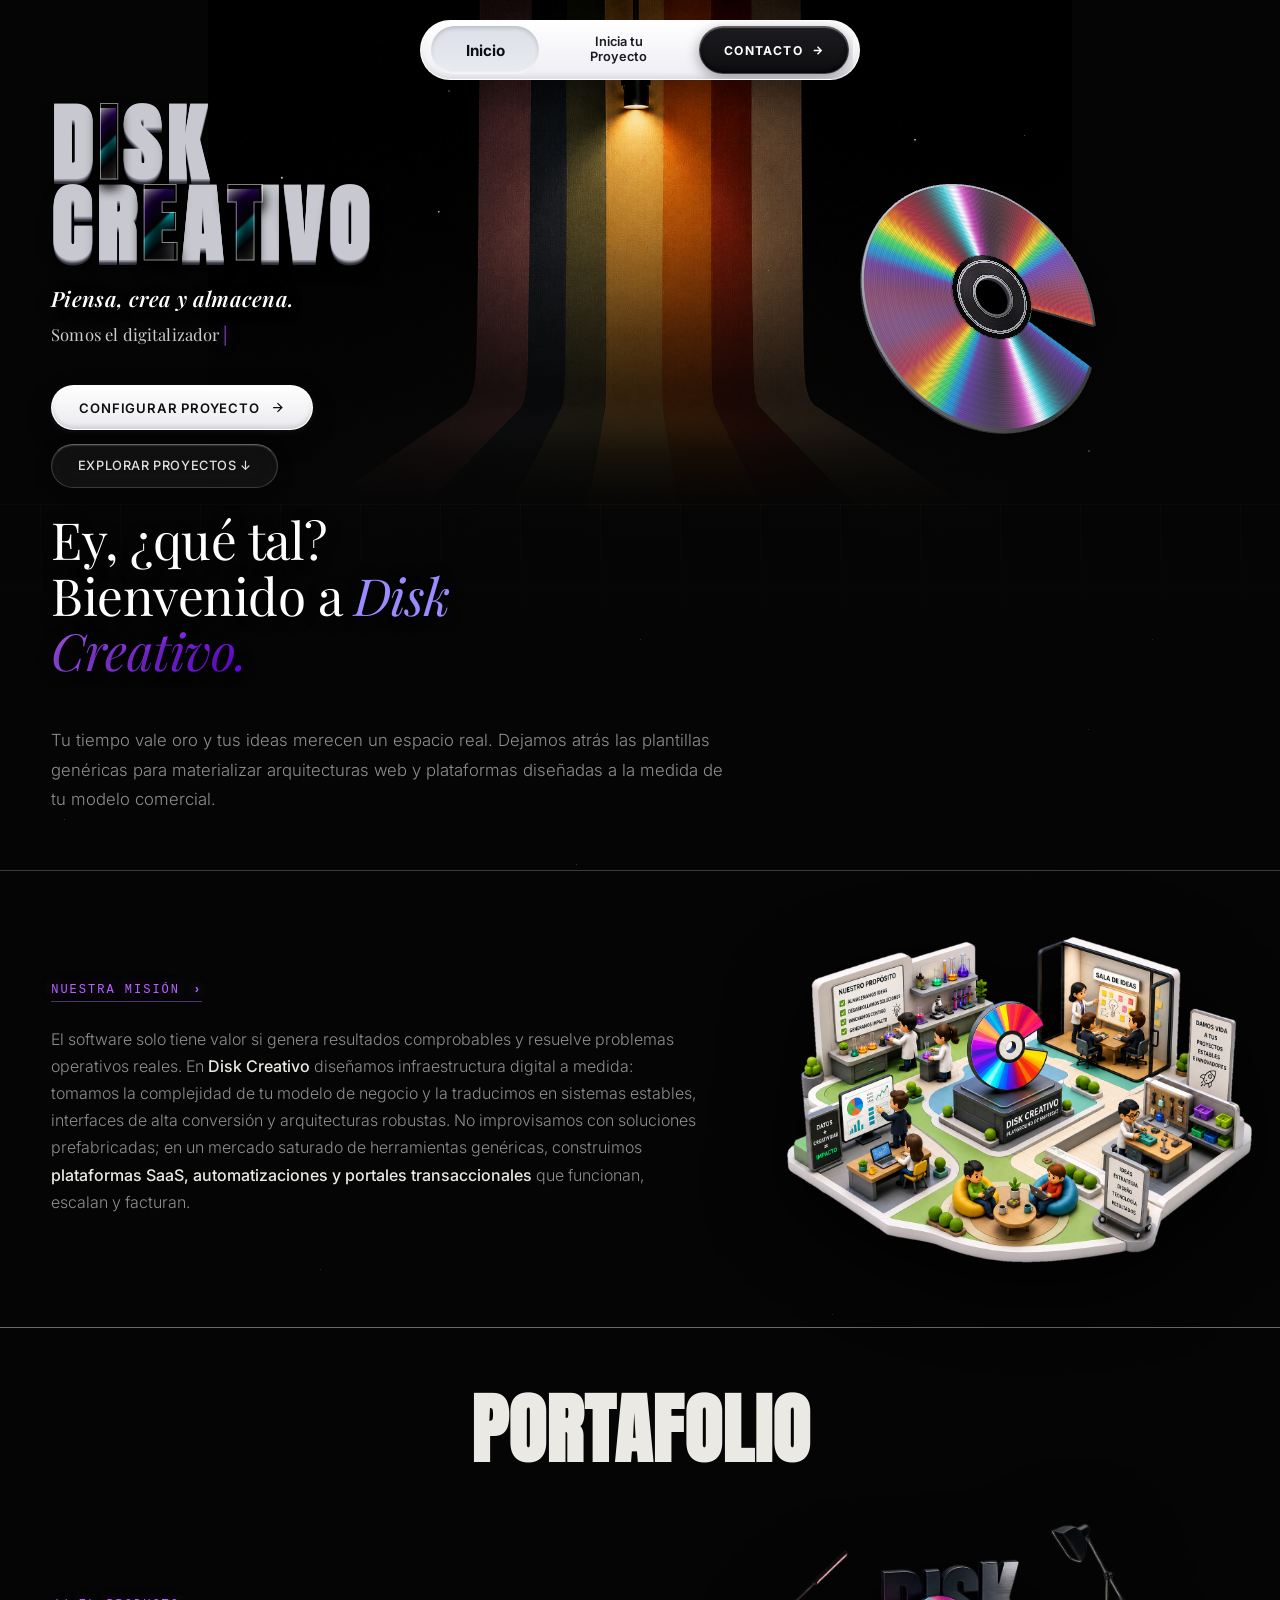
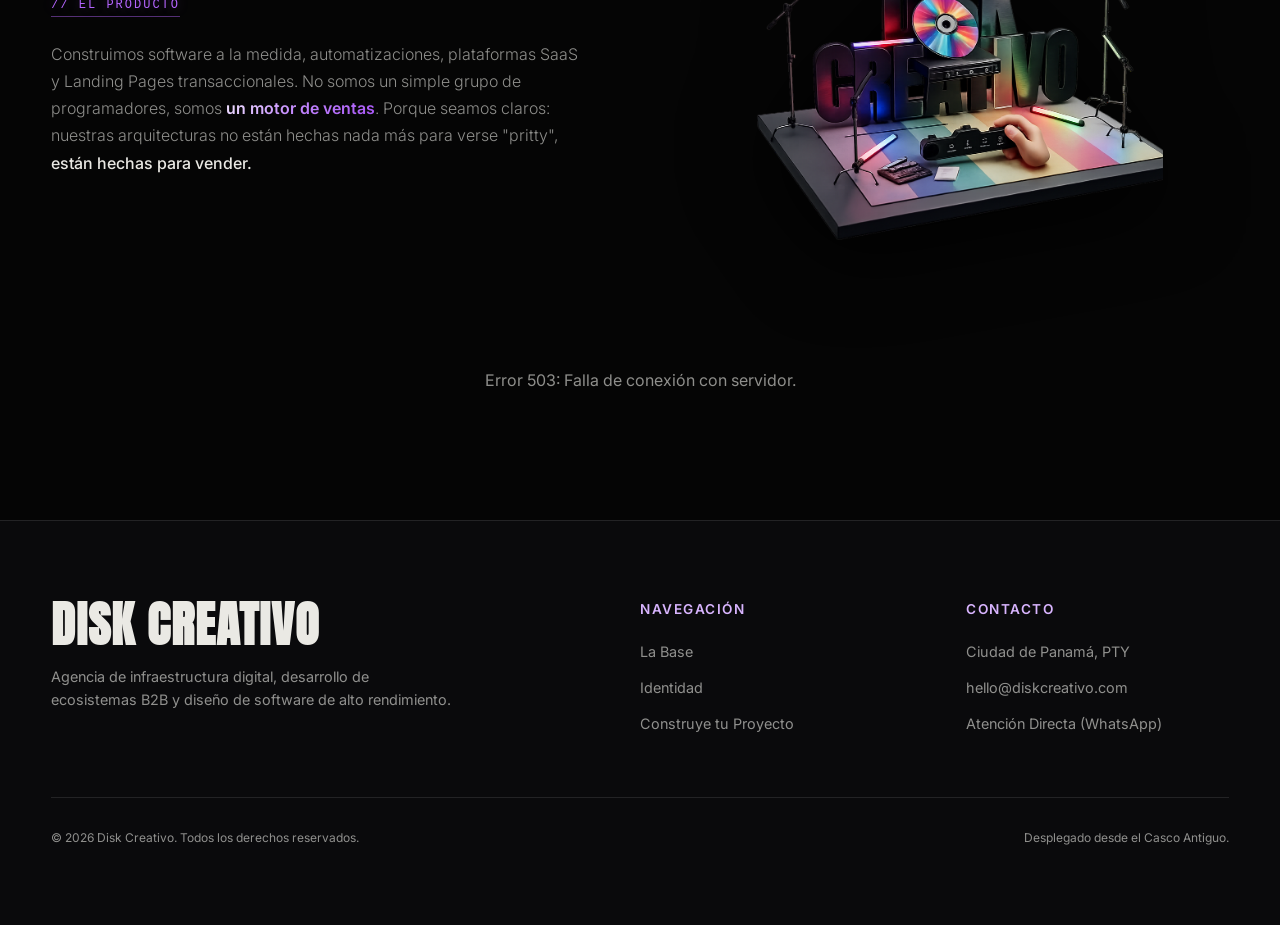
<file: index.html>
<!DOCTYPE html>
<html lang="es">
<head>
    <meta charset="UTF-8">
    <meta name="viewport" content="width=device-width, initial-scale=1.0, maximum-scale=1.0, user-scalable=no">
    <title>Disk Creativo | Infraestructura Digital</title>
    <meta name="description" content="Disk Creativo | Agencia de infraestructura digital, ecosistemas B2B, plataformas SaaS y Landing Pages transaccionales de alto rendimiento en Panamá.">
    <meta name="theme-color" content="#050505">
    
    <!-- Open Graph / Meta Social -->
    <meta property="og:type" content="website">
    <meta property="og:title" content="Disk Creativo | Infraestructura Digital">
    <meta property="og:description" content="Agencia de infraestructura digital, arquitectura de software y diseño de ecosistemas de alto impacto comercial.">
    <meta property="og:image" content="assets/images/brand/disco-3d.png">
    <meta name="twitter:card" content="summary_large_image">
    
    <!-- Favicon -->
    <link rel="icon" type="image/png" href="assets/images/brand/logo-nav.png">
    
    <!-- Google Fonts -->
    <link rel="preconnect" href="https://fonts.googleapis.com">
    <link rel="preconnect" href="https://fonts.gstatic.com" crossorigin>
    <link href="https://fonts.googleapis.com/css2?family=Anton&family=Inter:wght@300;400;500;600&family=Playfair+Display:ital,wght@0,400;0,600;1,400;1,700&display=swap" rel="stylesheet">

    <!-- Estilos Modulares -->
    <link rel="stylesheet" href="assets/css/main.css?v=27">
    <link rel="stylesheet" href="assets/css/landing.css?v=27">
</head>
<body>

    <!-- Lienzo de fondo ambiental espacial -->
    <div class="ambient-canvas" id="parallaxBg"></div>

    <!-- Ecosistema 3D de Cubos Flotantes -->
    <div class="floating-ecosystem">
        <div class="cube-container sym-1"><div class="cube-object"><div class="c-f f"></div><div class="c-f bk"></div><div class="c-f L"></div><div class="c-f R"></div><div class="c-f T"></div><div class="c-f B"></div></div></div>
        <div class="cube-container sym-2"><div class="cube-object"><div class="c-f f"></div><div class="c-f bk"></div><div class="c-f L"></div><div class="c-f R"></div><div class="c-f T"></div><div class="c-f B"></div></div></div>
        <div class="cube-container sym-3"><div class="cube-object"><div class="c-f f"></div><div class="c-f bk"></div><div class="c-f L"></div><div class="c-f R"></div><div class="c-f T"></div><div class="c-f B"></div></div></div>
        <div class="cube-container sym-4"><div class="cube-object"><div class="c-f f"></div><div class="c-f bk"></div><div class="c-f L"></div><div class="c-f R"></div><div class="c-f T"></div><div class="c-f B"></div></div></div>
    </div>

    <!-- Campo de estrellas -->
    <div class="stars-container">
        <div class="stars-1"></div>
        <div class="stars-2"></div>
    </div>

    <!-- ─── 02. NAVBAR CLAYMORPHISM 3D & APPLE LIQUID GLASS ─── -->
    <nav class="top-navbar nav-claymorphic is-at-top" id="topNavbar">
        <div class="navbar-inner-wrapper">
            <!-- 1. Logo de la Marca: Colapsado en estado inicial, aparece al scrollear -->
            <a href="#inicio" class="navbar-brand">
                <img src="assets/images/brand/logo-nav.png" alt="Disk Icon" class="brand-icon">
                <span class="brand-name">DISK<br>CREATIVO</span>
            </a>

            <!-- 2. Botón Inicio -->
            <a href="#inicio" class="nav-link nav-link-inicio active">
                <span>Inicio</span>
            </a>

            <!-- 3. Enlace Inicia tu Proyecto -->
            <a href="dex.html" class="nav-link nav-link-multiline">
                <span>Inicia tu<br>Proyecto</span>
            </a>

            <!-- 4. Botón Contacto -->
            <a href="https://wa.me/50768529324" target="_blank" rel="noopener noreferrer" class="nav-btn-clay">
                <span>CONTACTO</span>
                <svg viewBox="0 0 24 24" fill="none" stroke="currentColor" stroke-width="2.5"><path d="M5 12h14M12 5l7 7-7 7"/></svg>
            </a>
        </div>
    </nav>

    <!-- ─── HERO SECTION (DISTRIBUCIÓN ASIMÉTRICA & COMPACTA) ─── -->
    <section class="hero-section hero-compact" id="inicio">
        <div class="hero-split-container">
            
            <!-- Columna Izquierda: Identidad & Titular Compacto -->
            <div class="hero-text-col">
                <h1 class="hero-compact-title">
                    <div class="title-line line-disk">
                        <span class="solid-gray-letter delay-1">D</span>
                        <span class="acrylic-letter float-anim delay-1" data-text="I">I</span>
                        <span class="solid-gray-letter">S</span>
                        <span class="solid-gray-letter float-anim delay-2">K</span>
                    </div>
                    <div class="title-line line-creativo">
                        <span class="solid-gray-letter float-anim delay-3">C</span>
                        <span class="solid-gray-letter delay-4">R</span>
                        <span class="acrylic-letter float-anim delay-4" data-text="E">E</span>
                        <span class="solid-gray-letter delay-5">A</span>
                        <span class="acrylic-letter overlap-t float-anim delay-5" data-text="T">T</span>
                        <span class="solid-gray-letter overlap-i delay-6">I</span>
                        <span class="solid-gray-letter float-anim delay-6">V</span>
                        <span class="solid-gray-letter">O</span>
                    </div>
                </h1>

                <p class="hero-compact-statement">
                    <span class="hero-statement-lead">Piensa, crea y almacena.</span><br>
                    <span class="typewriter-text" id="typewriterText"></span><span class="typewriter-cursor">|</span>
                </p>

                <div class="hero-actions-row">
                    <a href="dex.html" class="hero-action-primary">
                        <span>Configurar Proyecto</span>
                        <svg viewBox="0 0 24 24" fill="none" stroke="currentColor" stroke-width="2"><path d="M5 12h14M12 5l7 7-7 7"/></svg>
                    </a>
                    <a href="#proyectos" class="hero-action-secondary">
                        Explorar Proyectos ↓
                    </a>
                </div>
            </div>

            <!-- Columna Derecha: Tótem Isotipo 3D Real (Three.js WebGL) -->
            <div class="hero-visual-col">
                <div class="hero-disc-wrapper" id="webglDiscContainer">
                    <!-- Canvas 3D con Three.js -->
                    <canvas id="threeDiscCanvas"></canvas>
                </div>
            </div>

        </div>
    </section>

    <!-- Corte Analógico -->
    <div class="analog-cut"></div>

    <!-- ─── CUERPO EDITORIAL Y PORTAFOLIO ─── -->
    <main class="engineering-bg" id="identidad">
        
        <div class="minimal-stars"></div>

        <div class="content-wrapper">
            
            <!-- Sección: Bienvenida (Laptop retirada temporalmente; recurso preservado en assets/images/editorial/laptop-proyectos.png) -->
            <section class="b2b-block welcome-block">
                <div class="block-text">
                    <h2 class="bp-title">Ey, ¿qué tal?<br>Bienvenido a <span class="disk-accent">Disk</span><br><span class="creativo-accent">Creativo.</span></h2>
                    <p class="bp-desc">
                        Tu tiempo vale oro y tus ideas merecen un espacio real. Dejamos atrás las plantillas genéricas para materializar arquitecturas web y plataformas diseñadas a la medida de tu modelo comercial.
                    </p>
                </div>
            </section>

            <!-- Sección: Nuestra Misión -->
            <section class="b2b-block">
                <div class="block-text">
                    <span class="bp-sub">NUESTRA MISIÓN <span class="terminal-caret">›</span></span>
                    <p class="bp-desc">
                        El software solo tiene valor si genera resultados comprobables y resuelve problemas operativos reales. En <strong>Disk Creativo</strong> diseñamos infraestructura digital a medida: tomamos la complejidad de tu modelo de negocio y la traducimos en sistemas estables, interfaces de alta conversión y arquitecturas robustas. No improvisamos con soluciones prefabricadas; en un mercado saturado de herramientas genéricas, construimos <strong>plataformas SaaS, automatizaciones y portales transaccionales</strong> que funcionan, escalan y facturan.
                    </p>
                </div>
                <div class="block-img">
                    <img src="assets/images/editorial/playground-3d.png" alt="Disk Creativo 3D Playground Render" class="bp-img playground-render" loading="lazy" decoding="async">
                </div>
            </section>

            <!-- Sección: El Producto y Portafolio -->
            <section class="b2b-block portfolio-block" id="proyectos">
                
                <div class="projects-header">
                    <h2 class="projects-title">Portafolio</h2>
                </div>

                <div class="product-split">
                    <div class="block-text">
                        <span class="bp-sub">// EL PRODUCTO</span>
                        <p class="bp-desc">
                            Construimos software a la medida, automatizaciones, plataformas SaaS y Landing Pages transaccionales. No somos un simple grupo de programadores, somos <span class="bp-highlight">un motor de ventas</span>. Porque seamos claros: nuestras arquitecturas no están hechas nada más para verse "pritty", <strong>están hechas para vender.</strong>
                        </p>
                    </div>
                    <div class="block-img">
                        <img src="assets/images/editorial/maqueta-movil.png" alt="Maqueta Visión Móvil" class="bp-img mobile-render" loading="lazy" decoding="async">
                    </div>
                </div>

                <!-- Grid Dinámico de Proyectos (Google Sheets API) -->
                <div class="grid-editorial" id="portfolioGrid">
                    <div style="grid-column: 1/-1; padding: 3rem; text-align:center; color: var(--text-muted);">Iniciando lectura de servidor...</div>
                </div>

                <!-- Paginación Smooth -->
                <div class="portfolio-toggle-container" id="toggleContainer" style="display: none;">
                    <button id="toggleProjectsBtn" class="btn-toggle-portfolio">Mostrar más proyectos ↓</button>
                </div>

            </section>
        </div>

    </main>

    <!-- ─── FOOTER B2B ─── -->
    <footer class="b2b-footer">
        <div class="footer-grid">
            <div class="footer-brand">
                <h2>Disk Creativo</h2>
                <p>Agencia de infraestructura digital, desarrollo de ecosistemas B2B y diseño de software de alto rendimiento.</p>
            </div>
            <div class="footer-nav">
                <h4>Navegación</h4>
                <ul>
                    <li><a href="#inicio">La Base</a></li>
                    <li><a href="#identidad">Identidad</a></li>
                    <li><a href="dex.html">Construye tu Proyecto</a></li>
                </ul>
            </div>
            <div class="footer-nav">
                <h4>Contacto</h4>
                <ul>
                    <li><a href="#">Ciudad de Panamá, PTY</a></li>
                    <li><a href="mailto:hello@diskcreativo.com">hello@diskcreativo.com</a></li>
                    <li><a href="https://wa.me/50768529324" target="_blank" rel="noopener noreferrer">Atención Directa (WhatsApp)</a></li>
                </ul>
            </div>
        </div>
        <div class="footer-bottom">
            <span>&copy; 2026 Disk Creativo. Todos los derechos reservados.</span>
            <span>Desplegado desde el Casco Antiguo.</span>
        </div>
    </footer>

    <!-- Scripts Modulares -->
    <script src="assets/js/three.min.js"></script>
    <script src="assets/js/disc-3d.js?v=27"></script>
    <script src="assets/js/main.js?v=27"></script>
    <script src="assets/js/portfolio.js?v=27"></script>
</body>
</html>
</file>
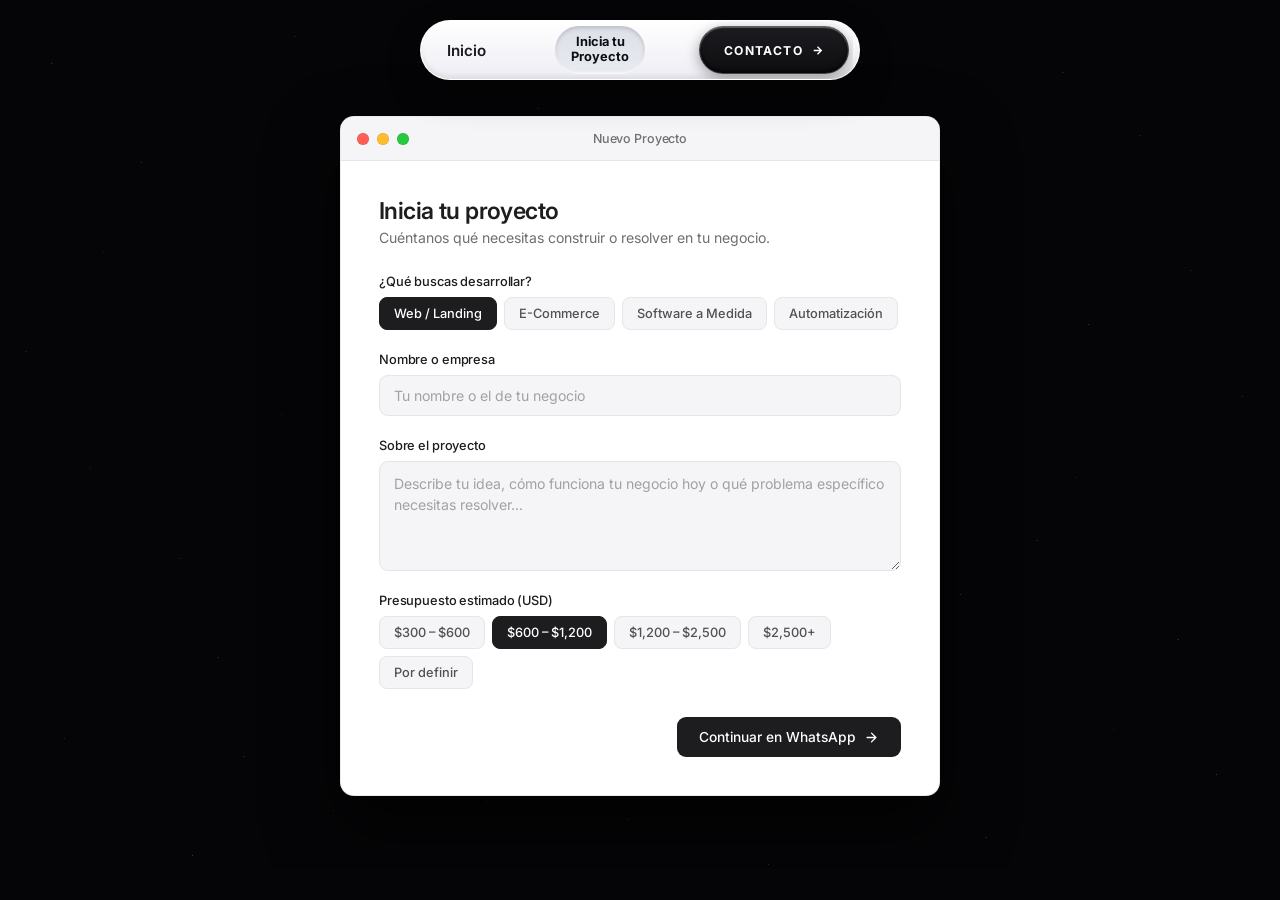
<file: dex.html>
<!DOCTYPE html>
<html lang="es">
<head>
    <meta charset="UTF-8">
    <meta name="viewport" content="width=device-width, initial-scale=1.0, maximum-scale=1.0, user-scalable=no">
    <title>Disk Creativo | Inicia tu Proyecto</title>
    <meta name="description" content="Inicia tu proyecto con Disk Creativo. Cuéntanos tu idea o necesidad operativa y conversemos directamente.">
    <meta name="theme-color" content="#050505">

    <!-- Favicon -->
    <link rel="icon" type="image/png" href="assets/images/brand/logo-nav.png">
    
    <!-- Google Fonts -->
    <link rel="preconnect" href="https://fonts.googleapis.com">
    <link rel="preconnect" href="https://fonts.gstatic.com" crossorigin>
    <link href="https://fonts.googleapis.com/css2?family=Anton&family=Inter:wght@300;400;500;600;700&family=Playfair+Display:ital,wght@0,400;0,600;1,400;1,700&display=swap" rel="stylesheet">

    <!-- Estilos Modulares -->
    <link rel="stylesheet" href="assets/css/main.css?v=27">
    <link rel="stylesheet" href="assets/css/terminal.css?v=27">
</head>
<body>

    <!-- Fondo: Negro profundo con puntitos blancos apenas perceptibles -->
    <div class="space-dots-bg" aria-hidden="true">
        <div class="space-dot-layer layer-a"></div>
        <div class="space-dot-layer layer-b"></div>
    </div>

    <!-- ─── NAVBAR ─── -->
    <nav class="top-navbar nav-claymorphic is-at-top" id="topNavbar">
        <div class="navbar-inner-wrapper">
            <a href="index.html" class="navbar-brand">
                <img src="assets/images/brand/logo-nav.png" alt="Disk Icon" class="brand-icon">
                <span class="brand-name">DISK<br>CREATIVO</span>
            </a>

            <a href="index.html" class="nav-link nav-link-inicio">
                <span>Inicio</span>
            </a>

            <a href="dex.html" class="nav-link nav-link-multiline active">
                <span>Inicia tu<br>Proyecto</span>
            </a>

            <a href="https://wa.me/50768529324" target="_blank" rel="noopener noreferrer" class="nav-btn-clay">
                <span>CONTACTO</span>
                <svg viewBox="0 0 24 24" fill="none" stroke="currentColor" stroke-width="2.5"><path d="M5 12h14M12 5l7 7-7 7"/></svg>
            </a>
        </div>
    </nav>

    <!-- ─── VENTANA MACOS BLANCA MINIMALISTA ─── -->
    <main class="dex-container">
        
        <div class="macos-window">
            
            <!-- Barra de título macOS limpia -->
            <header class="macos-titlebar">
                <div class="macos-traffic-lights" aria-hidden="true">
                    <span class="traffic-light close"></span>
                    <span class="traffic-light minimize"></span>
                    <span class="traffic-light expand"></span>
                </div>
                <span class="macos-title">Nuevo Proyecto</span>
            </header>

            <!-- Cuerpo del formulario -->
            <div class="macos-content">
                
                <div class="macos-intro">
                    <h1>Inicia tu proyecto</h1>
                    <p>Cuéntanos qué necesitas construir o resolver en tu negocio.</p>
                </div>

                <form id="auditForm" class="macos-form">
                    
                    <!-- 1. Qué necesita -->
                    <div class="field-block">
                        <label class="field-label">¿Qué buscas desarrollar?</label>
                        <input type="hidden" id="q_solucion" value="Sitio Web / Landing Page">
                        <div class="segmented-group" data-target="q_solucion">
                            <button type="button" class="seg-btn active" data-value="Sitio Web / Landing Page">Web / Landing</button>
                            <button type="button" class="seg-btn" data-value="E-Commerce / Tienda Online">E-Commerce</button>
                            <button type="button" class="seg-btn" data-value="Software a Medida / Sistema">Software a Medida</button>
                            <button type="button" class="seg-btn" data-value="Automatización">Automatización</button>
                        </div>
                    </div>

                    <!-- 2. Nombre / Empresa -->
                    <div class="field-block">
                        <label class="field-label" for="q_nombre">Nombre o empresa</label>
                        <input type="text" id="q_nombre" class="macos-input" placeholder="Tu nombre o el de tu negocio" required>
                    </div>

                    <!-- 3. Profundización libre -->
                    <div class="field-block">
                        <label class="field-label" for="q_detalles">Sobre el proyecto</label>
                        <textarea id="q_detalles" class="macos-textarea" rows="4" placeholder="Describe tu idea, cómo funciona tu negocio hoy o qué problema específico necesitas resolver..." required></textarea>
                    </div>

                    <!-- 4. Presupuesto -->
                    <div class="field-block">
                        <label class="field-label">Presupuesto estimado (USD)</label>
                        <input type="hidden" id="q_presupuesto" value="$600 – $1,200">
                        <div class="segmented-group" data-target="q_presupuesto">
                            <button type="button" class="seg-btn" data-value="$300 – $600">$300 – $600</button>
                            <button type="button" class="seg-btn active" data-value="$600 – $1,200">$600 – $1,200</button>
                            <button type="button" class="seg-btn" data-value="$1,200 – $2,500">$1,200 – $2,500</button>
                            <button type="button" class="seg-btn" data-value="$2,500+">$2,500+</button>
                            <button type="button" class="seg-btn" data-value="Por definir">Por definir</button>
                        </div>
                    </div>

                    <!-- Acción final -->
                    <div class="macos-footer">
                        <button type="submit" class="macos-submit-btn">
                            <span>Continuar en WhatsApp</span>
                            <svg width="15" height="15" viewBox="0 0 24 24" fill="none" stroke="currentColor" stroke-width="2.2" stroke-linecap="round" stroke-linejoin="round"><path d="M5 12h14M12 5l7 7-7 7"/></svg>
                        </button>
                    </div>

                </form>

            </div>
        </div>

    </main>

    <!-- Scripts Modulares -->
    <script src="assets/js/main.js?v=27"></script>
    <script src="assets/js/terminal.js?v=27"></script>
</body>
</html>
</file>
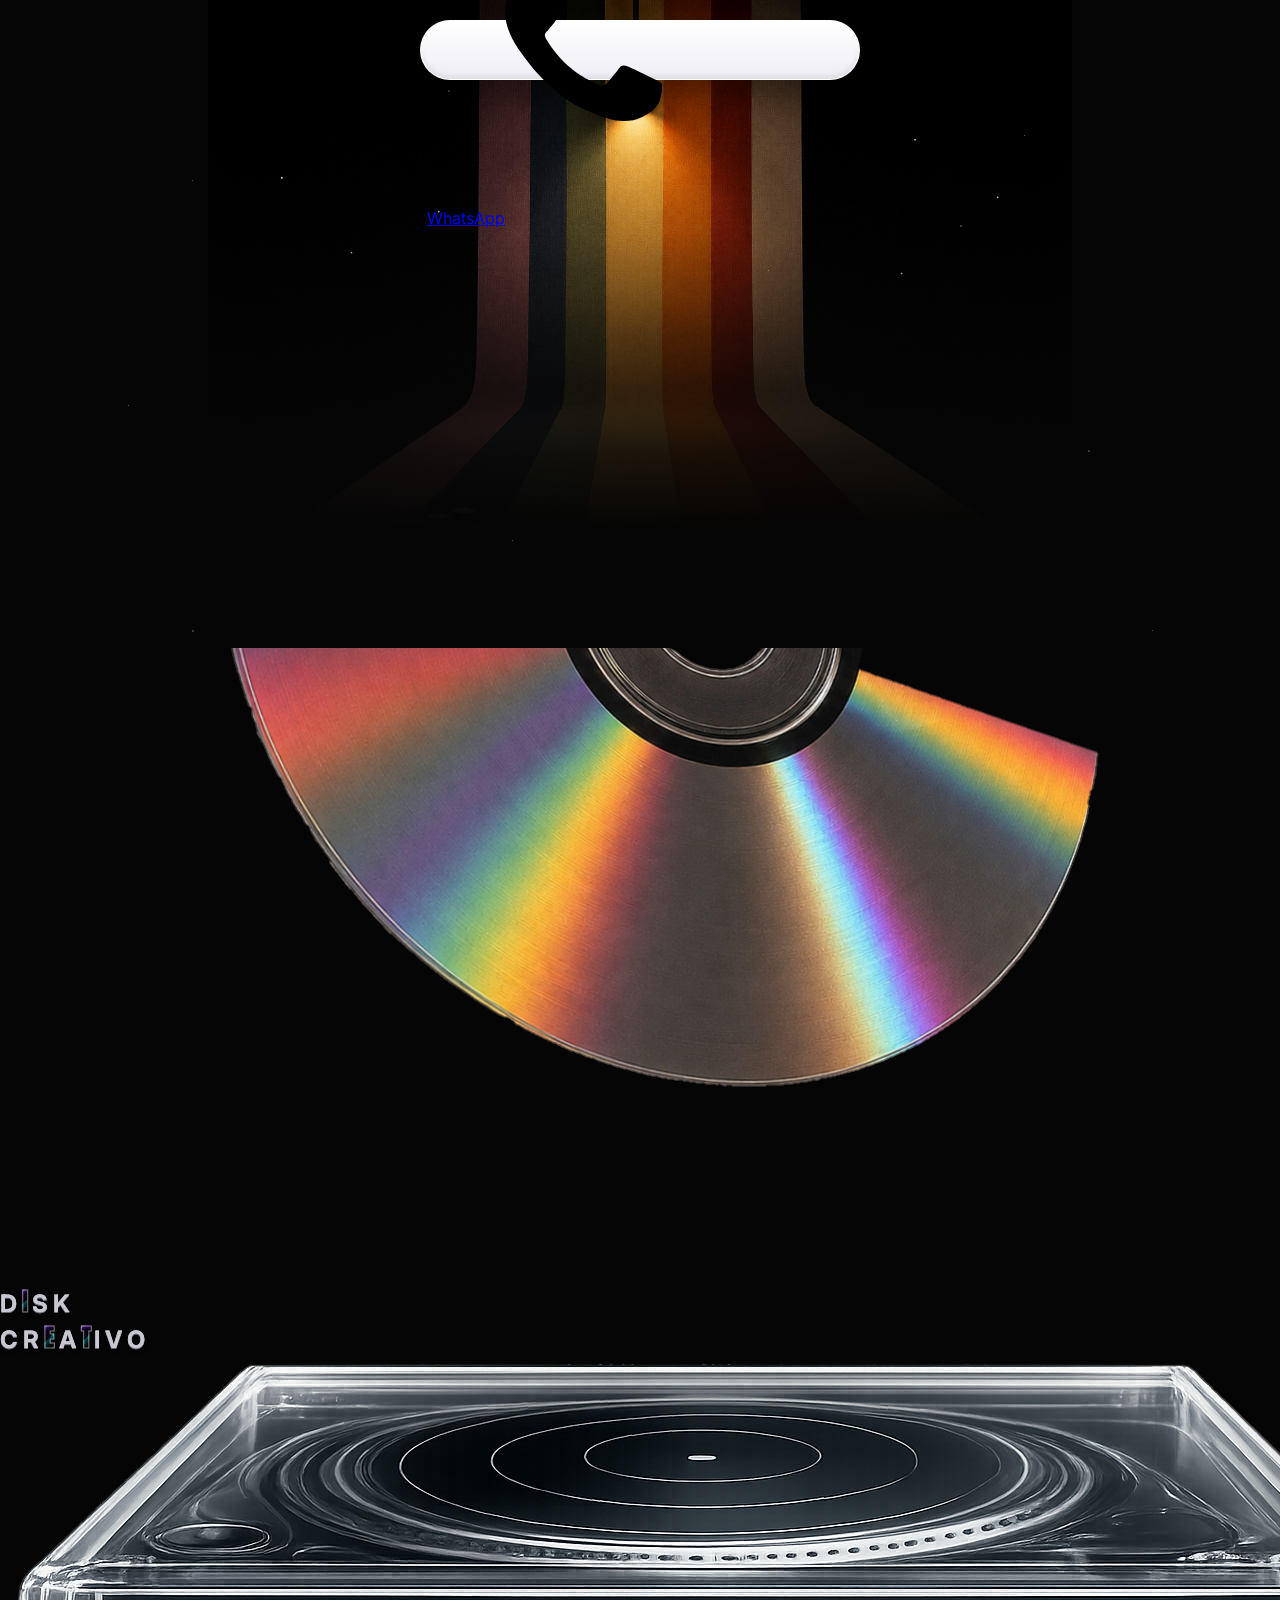
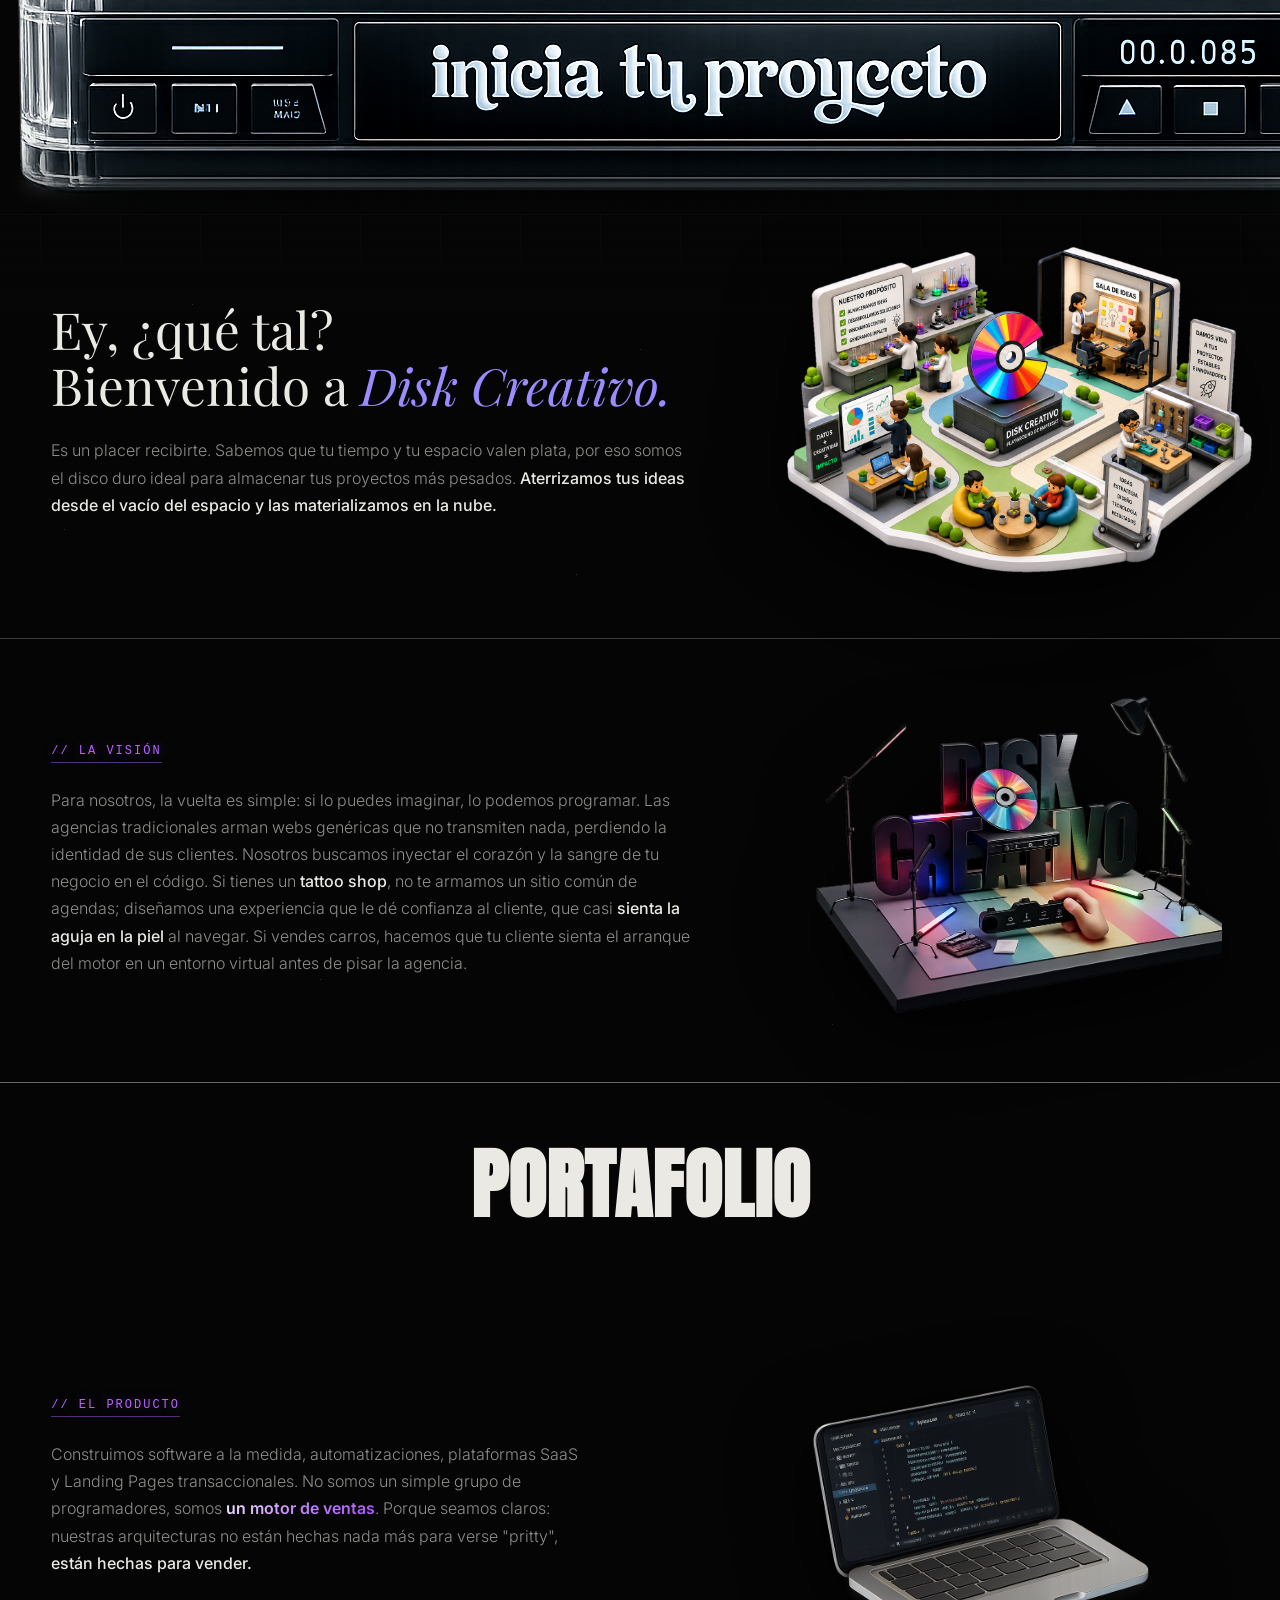
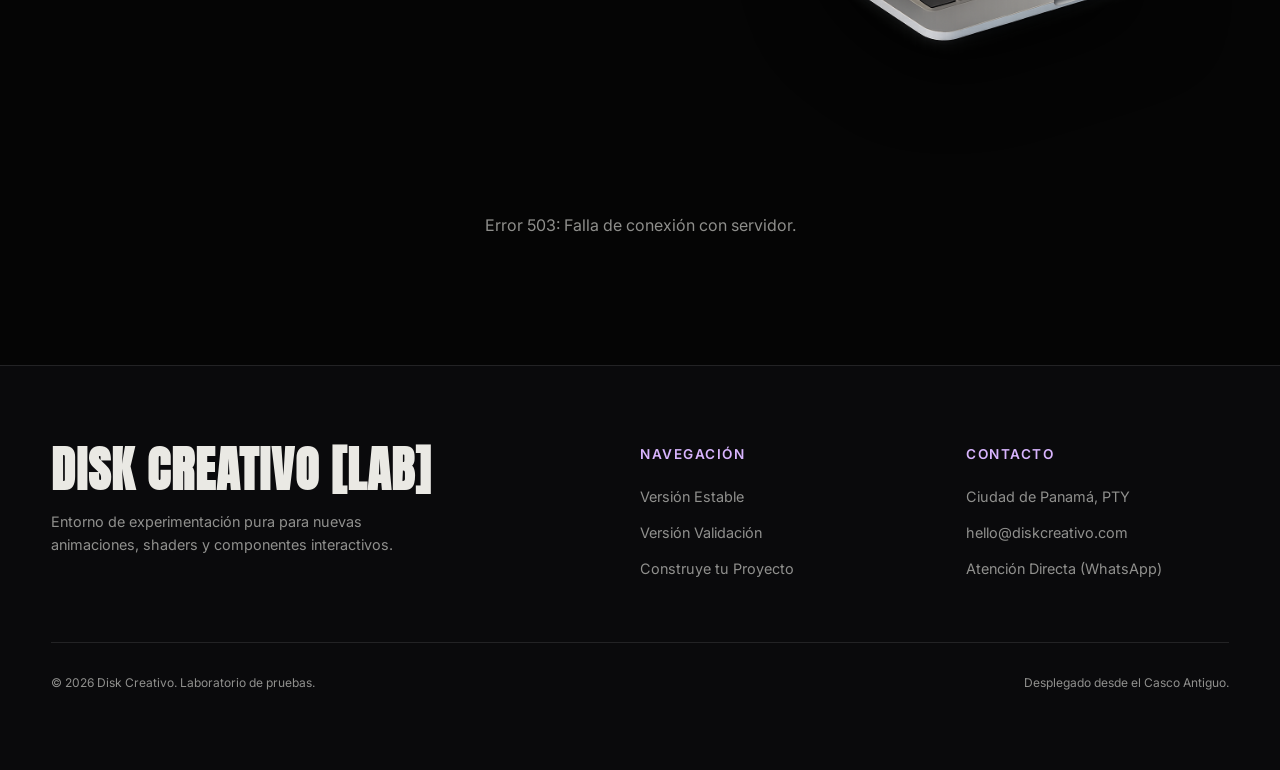
<file: exper.html>
<!DOCTYPE html>
<html lang="es">
<head>
    <meta charset="UTF-8">
    <meta name="viewport" content="width=device-width, initial-scale=1.0, maximum-scale=1.0, user-scalable=no">
    <title>Disk Creativo | Laboratorio Experimental</title>
    <meta name="robots" content="noindex, nofollow">
    
    <!-- Favicon -->
    <link rel="icon" type="image/png" href="assets/images/brand/logo-nav.png">
    
    <!-- Google Fonts -->
    <link rel="preconnect" href="https://fonts.googleapis.com">
    <link rel="preconnect" href="https://fonts.gstatic.com" crossorigin>
    <link href="https://fonts.googleapis.com/css2?family=Anton&family=Inter:wght@300;400;500;600&family=Playfair+Display:ital,wght@0,400;0,600;1,400;1,700&display=swap" rel="stylesheet">

    <!-- Estilos Modulares Base -->
    <link rel="stylesheet" href="assets/css/main.css">
    <link rel="stylesheet" href="assets/css/landing.css">

    <!-- Espacio reservado para pruebas y overrides experimentales -->
    <style>
        /* 🔬 EXPERIMENTOS ACTIVOS: Escribe aquí tus pruebas temporales */
    </style>
</head>
<body>

    <!-- Lienzo de fondo ambiental espacial -->
    <div class="ambient-canvas" id="parallaxBg"></div>

    <!-- Ecosistema 3D de Cubos Flotantes -->
    <div class="floating-ecosystem">
        <div class="cube-container sym-1"><div class="cube-object"><div class="c-f f"></div><div class="c-f bk"></div><div class="c-f L"></div><div class="c-f R"></div><div class="c-f T"></div><div class="c-f B"></div></div></div>
        <div class="cube-container sym-2"><div class="cube-object"><div class="c-f f"></div><div class="c-f bk"></div><div class="c-f L"></div><div class="c-f R"></div><div class="c-f T"></div><div class="c-f B"></div></div></div>
        <div class="cube-container sym-3"><div class="cube-object"><div class="c-f f"></div><div class="c-f bk"></div><div class="c-f L"></div><div class="c-f R"></div><div class="c-f T"></div><div class="c-f B"></div></div></div>
        <div class="cube-container sym-4"><div class="cube-object"><div class="c-f f"></div><div class="c-f bk"></div><div class="c-f L"></div><div class="c-f R"></div><div class="c-f T"></div><div class="c-f B"></div></div></div>
    </div>

    <!-- Campo de estrellas -->
    <div class="stars-container">
        <div class="stars-1"></div>
        <div class="stars-2"></div>
    </div>

    <!-- Barra de Navegación B2B -->
    <nav class="top-navbar" id="topNavbar">
        <a href="#inicio" class="navbar-brand">
            DISK<span>.LAB</span>
            <img src="assets/images/brand/logo-nav.png" alt="Disk Icon" class="brand-icon">
        </a>
        <div class="navbar-links">
            <a href="index.html" class="nav-link">Estable</a>
            <a href="experimento.html" class="nav-link">Validación</a>
            <a href="dex.html" class="nav-link">Construye</a>
            <a href="https://wa.me/50768529324" target="_blank" rel="noopener noreferrer" class="nav-btn-wa">
                <svg xmlns="http://www.w3.org/2000/svg" viewBox="0 0 24 24"><path d="M17.472 14.382c-.297-.149-1.758-.867-2.03-.967-.273-.099-.471-.148-.67.15-.197.297-.767.966-.94 1.164-.173.199-.347.223-.644.075-.297-.15-1.255-.463-2.39-1.475-.883-.788-1.48-1.761-1.653-2.059-.173-.297-.018-.458.13-.606.134-.133.298-.347.446-.52.149-.174.198-.298.298-.497.099-.198.05-.371-.025-.52-.075-.149-.669-1.612-.916-2.207-.242-.579-.487-.5-.669-.51-.173-.008-.371-.01-.57-.01-.198 0-.52.074-.792.372-.272.297-1.04 1.016-1.04 2.479 0 1.462 1.065 2.875 1.213 3.074.149.198 2.096 3.2 5.077 4.487.709.306 1.262.489 1.694.625.712.227 1.36.195 1.871.118.571-.085 1.758-.719 2.006-1.413.248-.694.248-1.289.173-1.413-.074-.124-.272-.198-.57-.347"/></svg>
                WhatsApp
            </a>
        </div>
    </nav>

    <!-- ─── HERO SECTION ─── -->
    <section class="hero-section" id="inicio">
        <div class="hero-sandwich">
            <div class="sandwich-node">
                <!-- Disco Isotipo 3D Flotante -->
                <img src="assets/images/brand/disco-3d.png" alt="Disk Creativo Render 3D" class="giant-transparent-logo" id="dynamic-logo">
                
                <!-- Tipografía Hero Modular -->
                <h1 class="hero-giant-text">
                    <!-- LÍNEA 1 -->
                    <div class="brand-line line-disk">
                        <span class="solid-gray-letter delay-1">D</span>
                        <span class="acrylic-letter float-anim delay-1" data-text="I">I</span>
                        <span class="solid-gray-letter">S</span>
                        <span class="solid-gray-letter float-anim delay-2">K</span>
                    </div>
                    <!-- LÍNEA 2 -->
                    <div class="brand-line line-creativo">
                        <span class="solid-gray-letter float-anim delay-3">C</span>
                        <span class="solid-gray-letter delay-4">R</span>
                        <span class="acrylic-letter float-anim delay-4" data-text="E">E</span>
                        <span class="solid-gray-letter delay-5">A</span>
                        <span class="acrylic-letter overlap-t float-anim delay-5" data-text="T">T</span>
                        <span class="solid-gray-letter overlap-i delay-6">I</span>
                        <span class="solid-gray-letter float-anim delay-6">V</span>
                        <span class="solid-gray-letter">O</span>
                    </div>
                </h1>
            </div> 
            
            <!-- Botón CTA Tocadiscos -->
            <a href="dex.html" class="hero-reproductor-btn" title="Iniciar configuración de proyecto">
                <img src="assets/images/brand/tocadiscos-cta.png" alt="Inicia tu proyecto - Configuración de Sistema">
            </a>
        </div>
    </section>

    <!-- Corte Analógico -->
    <div class="analog-cut"></div>

    <!-- ─── CUERPO EDITORIAL Y PORTAFOLIO ─── -->
    <main class="engineering-bg" id="identidad">
        
        <div class="minimal-stars"></div>

        <div class="content-wrapper">
            
            <!-- Sección: Bienvenida -->
            <section class="b2b-block">
                <div class="block-text">
                    <h2 class="bp-title">Ey, ¿qué tal?<br>Bienvenido a <i>Disk Creativo.</i></h2>
                    <p class="bp-desc">
                        Es un placer recibirte. Sabemos que tu tiempo y tu espacio valen plata, por eso somos el disco duro ideal para almacenar tus proyectos más pesados. <strong>Aterrizamos tus ideas desde el vacío del espacio y las materializamos en la nube.</strong>
                    </p>
                </div>
                <div class="block-img">
                    <img src="assets/images/editorial/playground-3d.png" alt="Disk Creativo 3D Playground Render" class="bp-img playground-render" loading="lazy" decoding="async">
                </div>
            </section>

            <!-- Sección: La Visión -->
            <section class="b2b-block">
                <div class="block-text">
                    <span class="bp-sub">// LA VISIÓN</span>
                    <p class="bp-desc">
                        Para nosotros, la vuelta es simple: si lo puedes imaginar, lo podemos programar. Las agencias tradicionales arman webs genéricas que no transmiten nada, perdiendo la identidad de sus clientes. Nosotros buscamos inyectar el corazón y la sangre de tu negocio en el código. Si tienes un <strong>tattoo shop</strong>, no te armamos un sitio común de agendas; diseñamos una experiencia que le dé confianza al cliente, que casi <strong>sienta la aguja en la piel</strong> al navegar. Si vendes carros, hacemos que tu cliente sienta el arranque del motor en un entorno virtual antes de pisar la agencia.
                    </p>
                </div>
                <div class="block-img">
                    <img src="assets/images/editorial/maqueta-movil.png" alt="Maqueta Visión Móvil" class="bp-img mobile-render" loading="lazy" decoding="async">
                </div>
            </section>

            <!-- Sección: El Producto y Portafolio -->
            <section class="b2b-block portfolio-block">
                
                <div class="projects-header">
                    <h2 class="projects-title">Portafolio</h2>
                </div>

                <div class="product-split">
                    <div class="block-text">
                        <span class="bp-sub">// EL PRODUCTO</span>
                        <p class="bp-desc">
                            Construimos software a la medida, automatizaciones, plataformas SaaS y Landing Pages transaccionales. No somos un simple grupo de programadores, somos <span class="bp-highlight">un motor de ventas</span>. Porque seamos claros: nuestras arquitecturas no están hechas nada más para verse "pritty", <strong>están hechas para vender.</strong>
                        </p>
                    </div>
                    <div class="block-img">
                        <img src="assets/images/editorial/laptop-proyectos.png" alt="Maqueta Proyectos Laptop" class="bp-img laptop-render" loading="lazy" decoding="async">
                    </div>
                </div>

                <!-- Grid Dinámico de Proyectos (Google Sheets API) -->
                <div class="grid-editorial" id="portfolioGrid">
                    <div style="grid-column: 1/-1; padding: 3rem; text-align:center; color: var(--text-muted);">Iniciando lectura de servidor...</div>
                </div>

                <!-- Paginación Brutalista -->
                <div class="portfolio-toggle-container" id="toggleContainer" style="display: none;">
                    <button id="toggleProjectsBtn" class="btn-toggle-portfolio">[ MOSTRAR MÁS PROYECTOS ]</button>
                </div>

            </section>
        </div>

    </main>

    <!-- ─── FOOTER B2B ─── -->
    <footer class="b2b-footer">
        <div class="footer-grid">
            <div class="footer-brand">
                <h2>Disk Creativo [Lab]</h2>
                <p>Entorno de experimentación pura para nuevas animaciones, shaders y componentes interactivos.</p>
            </div>
            <div class="footer-nav">
                <h4>Navegación</h4>
                <ul>
                    <li><a href="index.html">Versión Estable</a></li>
                    <li><a href="experimento.html">Versión Validación</a></li>
                    <li><a href="dex.html">Construye tu Proyecto</a></li>
                </ul>
            </div>
            <div class="footer-nav">
                <h4>Contacto</h4>
                <ul>
                    <li><a href="#">Ciudad de Panamá, PTY</a></li>
                    <li><a href="mailto:hello@diskcreativo.com">hello@diskcreativo.com</a></li>
                    <li><a href="https://wa.me/50768529324" target="_blank" rel="noopener noreferrer">Atención Directa (WhatsApp)</a></li>
                </ul>
            </div>
        </div>
        <div class="footer-bottom">
            <span>&copy; 2026 Disk Creativo. Laboratorio de pruebas.</span>
            <span>Desplegado desde el Casco Antiguo.</span>
        </div>
    </footer>

    <!-- Scripts Modulares -->
    <script src="assets/js/main.js"></script>
    <script src="assets/js/portfolio.js"></script>
</body>
</html>
</file>
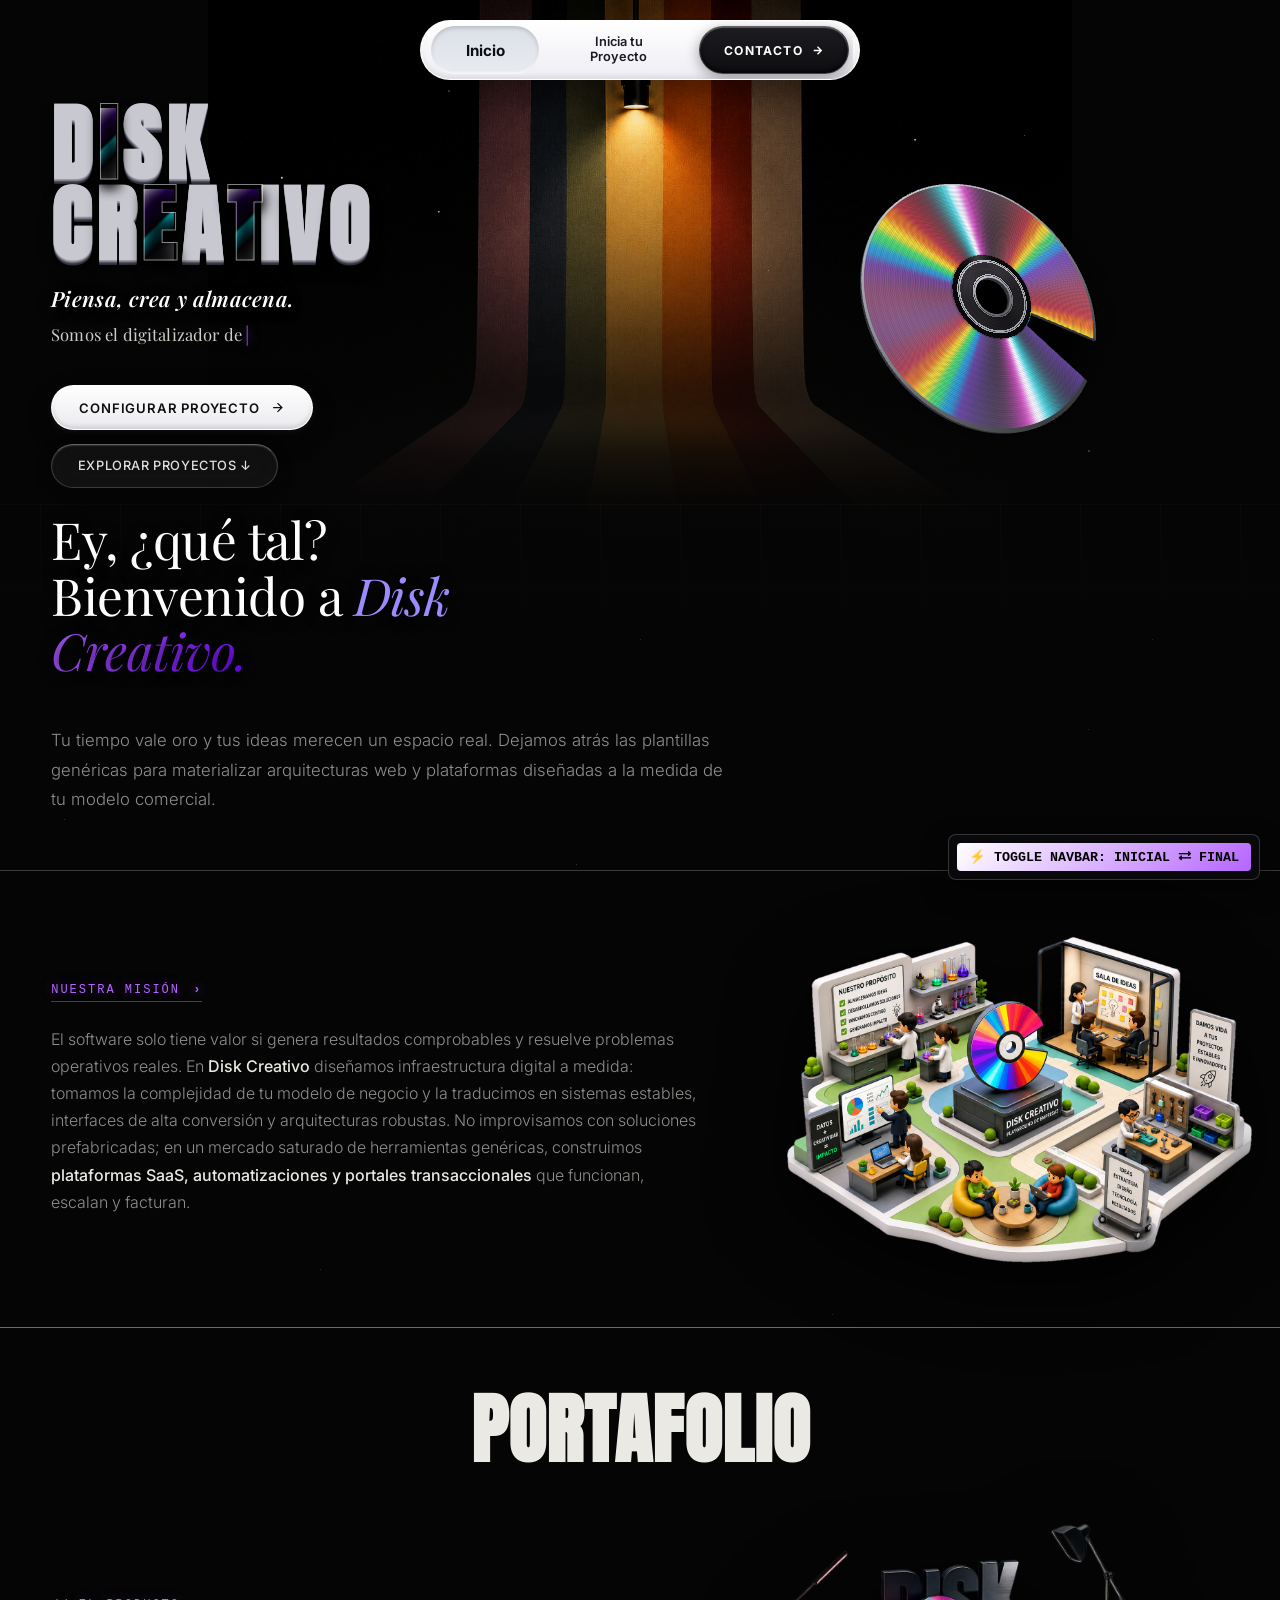
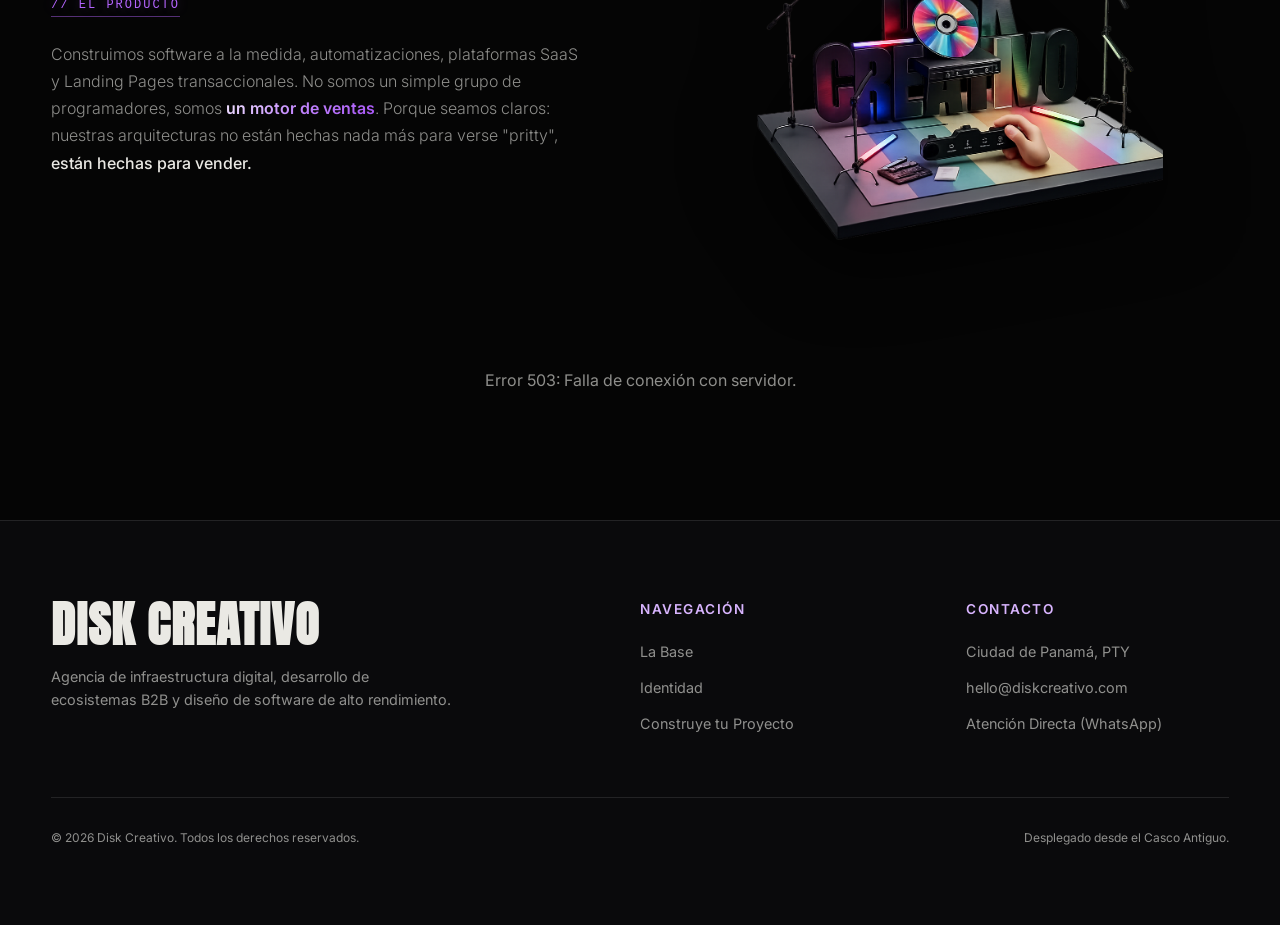
<file: experimento.html>
<!DOCTYPE html>
<html lang="es">
<head>
    <meta charset="UTF-8">
    <meta name="viewport" content="width=device-width, initial-scale=1.0, maximum-scale=1.0, user-scalable=no">
    <title>Disk Creativo | Sandbox Experimental</title>
    <meta name="description" content="Disk Creativo | Entorno de experimentación y validación de diseño y arquitectura de software.">
    <meta name="theme-color" content="#050505">
    
    <!-- Open Graph / Meta Social -->
    <meta property="og:type" content="website">
    <meta property="og:title" content="Disk Creativo | Sandbox Experimental">
    <meta property="og:description" content="Entorno de experimentación y validación de diseño de Disk Creativo.">
    <meta property="og:image" content="assets/images/brand/disco-3d.png">
    <meta name="twitter:card" content="summary_large_image">
    
    <!-- Favicon -->
    <link rel="icon" type="image/png" href="assets/images/brand/logo-nav.png">
    
    <!-- Google Fonts -->
    <link rel="preconnect" href="https://fonts.googleapis.com">
    <link rel="preconnect" href="https://fonts.gstatic.com" crossorigin>
    <link href="https://fonts.googleapis.com/css2?family=Anton&family=Inter:wght@300;400;500;600&family=Playfair+Display:ital,wght@0,400;0,600;1,400;1,700&display=swap" rel="stylesheet">

    <!-- Estilos Modulares (Sincronizados con Producción) -->
    <link rel="stylesheet" href="assets/css/main.css?v=27">
    <link rel="stylesheet" href="assets/css/landing.css?v=27">
</head>
<body>

    <!-- Lienzo de fondo ambiental espacial -->
    <div class="ambient-canvas" id="parallaxBg"></div>

    <!-- Ecosistema 3D de Cubos Flotantes -->
    <div class="floating-ecosystem">
        <div class="cube-container sym-1"><div class="cube-object"><div class="c-f f"></div><div class="c-f bk"></div><div class="c-f L"></div><div class="c-f R"></div><div class="c-f T"></div><div class="c-f B"></div></div></div>
        <div class="cube-container sym-2"><div class="cube-object"><div class="c-f f"></div><div class="c-f bk"></div><div class="c-f L"></div><div class="c-f R"></div><div class="c-f T"></div><div class="c-f B"></div></div></div>
        <div class="cube-container sym-3"><div class="cube-object"><div class="c-f f"></div><div class="c-f bk"></div><div class="c-f L"></div><div class="c-f R"></div><div class="c-f T"></div><div class="c-f B"></div></div></div>
        <div class="cube-container sym-4"><div class="cube-object"><div class="c-f f"></div><div class="c-f bk"></div><div class="c-f L"></div><div class="c-f R"></div><div class="c-f T"></div><div class="c-f B"></div></div></div>
    </div>

    <!-- Campo de estrellas -->
    <div class="stars-container">
        <div class="stars-1"></div>
        <div class="stars-2"></div>
    </div>

    <!-- ─── 02. NAVBAR CLAYMORPHISM 3D & APPLE LIQUID GLASS ─── -->
    <nav class="top-navbar nav-claymorphic is-at-top" id="topNavbar">
        <div class="navbar-inner-wrapper">
            <!-- 1. Logo de la Marca: Colapsado en estado inicial, aparece al scrollear -->
            <a href="#inicio" class="navbar-brand">
                <img src="assets/images/brand/logo-nav.png" alt="Disk Icon" class="brand-icon">
                <span class="brand-name">DISK<br>CREATIVO</span>
            </a>

            <!-- 2. Botón Inicio -->
            <a href="#inicio" class="nav-link nav-link-inicio active">
                <span>Inicio</span>
            </a>

            <!-- 3. Enlace Inicia tu Proyecto -->
            <a href="dex.html" class="nav-link nav-link-multiline">
                <span>Inicia tu<br>Proyecto</span>
            </a>

            <!-- 4. Botón Contacto -->
            <a href="https://wa.me/50768529324" target="_blank" rel="noopener noreferrer" class="nav-btn-clay">
                <span>CONTACTO</span>
                <svg viewBox="0 0 24 24" fill="none" stroke="currentColor" stroke-width="2.5"><path d="M5 12h14M12 5l7 7-7 7"/></svg>
            </a>
        </div>
    </nav>

    <!-- ─── HERO SECTION (DISTRIBUCIÓN ASIMÉTRICA & COMPACTA) ─── -->
    <section class="hero-section hero-compact" id="inicio">
        <div class="hero-split-container">
            
            <!-- Columna Izquierda: Identidad & Titular Compacto -->
            <div class="hero-text-col">
                <h1 class="hero-compact-title">
                    <div class="title-line line-disk">
                        <span class="solid-gray-letter delay-1">D</span>
                        <span class="acrylic-letter float-anim delay-1" data-text="I">I</span>
                        <span class="solid-gray-letter">S</span>
                        <span class="solid-gray-letter float-anim delay-2">K</span>
                    </div>
                    <div class="title-line line-creativo">
                        <span class="solid-gray-letter float-anim delay-3">C</span>
                        <span class="solid-gray-letter delay-4">R</span>
                        <span class="acrylic-letter float-anim delay-4" data-text="E">E</span>
                        <span class="solid-gray-letter delay-5">A</span>
                        <span class="acrylic-letter overlap-t float-anim delay-5" data-text="T">T</span>
                        <span class="solid-gray-letter overlap-i delay-6">I</span>
                        <span class="solid-gray-letter float-anim delay-6">V</span>
                        <span class="solid-gray-letter">O</span>
                    </div>
                </h1>

                <p class="hero-compact-statement">
                    <span class="hero-statement-lead">Piensa, crea y almacena.</span><br>
                    <span class="typewriter-text" id="typewriterText"></span><span class="typewriter-cursor">|</span>
                </p>

                <div class="hero-actions-row">
                    <a href="dex.html" class="hero-action-primary">
                        <span>Configurar Proyecto</span>
                        <svg viewBox="0 0 24 24" fill="none" stroke="currentColor" stroke-width="2"><path d="M5 12h14M12 5l7 7-7 7"/></svg>
                    </a>
                    <a href="#proyectos" class="hero-action-secondary">
                        Explorar Proyectos ↓
                    </a>
                </div>
            </div>

            <!-- Columna Derecha: Tótem Isotipo 3D Real (Three.js WebGL) -->
            <div class="hero-visual-col">
                <div class="hero-disc-wrapper" id="webglDiscContainer">
                    <!-- Canvas 3D con Three.js -->
                    <canvas id="threeDiscCanvas"></canvas>
                </div>
            </div>

        </div>
    </section>

    <!-- Corte Analógico -->
    <div class="analog-cut"></div>

    <!-- ─── CUERPO EDITORIAL Y PORTAFOLIO ─── -->
    <main class="engineering-bg" id="identidad">
        
        <div class="minimal-stars"></div>

        <div class="content-wrapper">
            
            <!-- Sección: Bienvenida (Laptop retirada temporalmente; recurso preservado en assets/images/editorial/laptop-proyectos.png) -->
            <section class="b2b-block welcome-block">
                <div class="block-text">
                    <h2 class="bp-title">Ey, ¿qué tal?<br>Bienvenido a <span class="disk-accent">Disk</span><br><span class="creativo-accent">Creativo.</span></h2>
                    <p class="bp-desc">
                        Tu tiempo vale oro y tus ideas merecen un espacio real. Dejamos atrás las plantillas genéricas para materializar arquitecturas web y plataformas diseñadas a la medida de tu modelo comercial.
                    </p>
                </div>
            </section>

            <!-- Sección: Nuestra Misión -->
            <section class="b2b-block">
                <div class="block-text">
                    <span class="bp-sub">NUESTRA MISIÓN <span class="terminal-caret">›</span></span>
                    <p class="bp-desc">
                        El software solo tiene valor si genera resultados comprobables y resuelve problemas operativos reales. En <strong>Disk Creativo</strong> diseñamos infraestructura digital a medida: tomamos la complejidad de tu modelo de negocio y la traducimos en sistemas estables, interfaces de alta conversión y arquitecturas robustas. No improvisamos con soluciones prefabricadas; en un mercado saturado de herramientas genéricas, construimos <strong>plataformas SaaS, automatizaciones y portales transaccionales</strong> que funcionan, escalan y facturan.
                    </p>
                </div>
                <div class="block-img">
                    <img src="assets/images/editorial/playground-3d.png" alt="Disk Creativo 3D Playground Render" class="bp-img playground-render" loading="lazy" decoding="async">
                </div>
            </section>

            <!-- Sección: El Producto y Portafolio -->
            <section class="b2b-block portfolio-block" id="proyectos">
                
                <div class="projects-header">
                    <h2 class="projects-title">Portafolio</h2>
                </div>

                <div class="product-split">
                    <div class="block-text">
                        <span class="bp-sub">// EL PRODUCTO</span>
                        <p class="bp-desc">
                            Construimos software a la medida, automatizaciones, plataformas SaaS y Landing Pages transaccionales. No somos un simple grupo de programadores, somos <span class="bp-highlight">un motor de ventas</span>. Porque seamos claros: nuestras arquitecturas no están hechas nada más para verse "pritty", <strong>están hechas para vender.</strong>
                        </p>
                    </div>
                    <div class="block-img">
                        <img src="assets/images/editorial/maqueta-movil.png" alt="Maqueta Visión Móvil" class="bp-img mobile-render" loading="lazy" decoding="async">
                    </div>
                </div>

                <!-- Grid Dinámico de Proyectos (Google Sheets API) -->
                <div class="grid-editorial" id="portfolioGrid">
                    <div style="grid-column: 1/-1; padding: 3rem; text-align:center; color: var(--text-muted);">Iniciando lectura de servidor...</div>
                </div>

                <!-- Paginación Smooth -->
                <div class="portfolio-toggle-container" id="toggleContainer" style="display: none;">
                    <button id="toggleProjectsBtn" class="btn-toggle-portfolio">Mostrar más proyectos ↓</button>
                </div>

            </section>
        </div>

    </main>

    <!-- ─── FOOTER B2B ─── -->
    <footer class="b2b-footer">
        <div class="footer-grid">
            <div class="footer-brand">
                <h2>Disk Creativo</h2>
                <p>Agencia de infraestructura digital, desarrollo de ecosistemas B2B y diseño de software de alto rendimiento.</p>
            </div>
            <div class="footer-nav">
                <h4>Navegación</h4>
                <ul>
                    <li><a href="#inicio">La Base</a></li>
                    <li><a href="#identidad">Identidad</a></li>
                    <li><a href="dex.html">Construye tu Proyecto</a></li>
                </ul>
            </div>
            <div class="footer-nav">
                <h4>Contacto</h4>
                <ul>
                    <li><a href="#">Ciudad de Panamá, PTY</a></li>
                    <li><a href="mailto:hello@diskcreativo.com">hello@diskcreativo.com</a></li>
                    <li><a href="https://wa.me/50768529324" target="_blank" rel="noopener noreferrer">Atención Directa (WhatsApp)</a></li>
                </ul>
            </div>
        </div>
        <div class="footer-bottom">
            <span>&copy; 2026 Disk Creativo. Todos los derechos reservados.</span>
            <span>Desplegado desde el Casco Antiguo.</span>
        </div>
    </footer>

    <!-- Conmutador de Prueba de la Barra en Sandbox -->
    <div style="position: fixed; bottom: 20px; right: 20px; z-index: 9999; display: flex; gap: 8px; background: rgba(10,10,14,0.92); backdrop-filter: blur(12px); padding: 8px; border: 1px solid rgba(255,255,255,0.18); border-radius: 8px; font-family: monospace; font-size: 11px; box-shadow: 0 10px 25px rgba(0,0,0,0.5);">
        <button onclick="document.getElementById('topNavbar').classList.toggle('is-scrolled'); document.getElementById('topNavbar').classList.toggle('is-at-top');" style="background: linear-gradient(135deg, #FFF, #B565FF); color: #000; border: none; padding: 6px 12px; cursor: pointer; font-weight: bold; font-family: inherit; border-radius: 4px;">⚡ TOGGLE NAVBAR: INICIAL ⮂ FINAL</button>
    </div>

    <!-- Scripts Modulares -->
    <script src="assets/js/three.min.js"></script>
    <script src="assets/js/disc-3d.js?v=27"></script>
    <script src="assets/js/main.js?v=27"></script>
    <script src="assets/js/portfolio.js?v=27"></script>
</body>
</html>
</file>
<file: assets/css/main.css>
:root {
    /* Variables Core */
    --bg-primary: #050505;
    --bg-secondary: #0A0A0C;
    --brand-purple: #6B00FF;
    --accent-neon: #B565FF;
    --accent-neon-glow: rgba(181, 101, 255, 0.42);
    --accent-violet-light: #D8B4FE;
    --accent-violet-vivid: #A855F7;
    --accent-violet-deep: #7000FF;
    --accent-cyan: #00F0FF;
    --text-main: #EAE9E4; 
    --text-muted: rgba(234, 233, 228, 0.6);
    --hairline: 1px solid rgba(255, 255, 255, 0.1);
    --hairline-dark: 1px solid rgba(255, 255, 255, 0.05);
    /* Delimitador Técnico Editorial */
    --line-solid-white: 1px solid rgba(255, 255, 255, 0.4);
    
    /* Tipografía */
    --font-display: 'Anton', sans-serif;
    --font-serif: 'Playfair Display', serif;
    --font-sans: 'Inter', sans-serif;
    --font-code: 'Courier New', Courier, monospace;
}

/* ─── RESET Y BASE (BLINDAJE DE OVERFLOW) ─── */
html, body { 
    overflow-x: hidden !important; 
    max-width: 100vw; 
    width: 100%; 
    scroll-behavior: smooth; 
    min-height: 100%; 
}

* { 
    box-sizing: border-box; 
    margin: 0; 
    padding: 0; 
    -webkit-tap-highlight-color: transparent !important;
}

*, *::before, *::after {
    -webkit-tap-highlight-color: transparent !important;
}

a, button, input, select, textarea, [role="button"] {
    -webkit-tap-highlight-color: transparent !important;
    outline: none;
}

body {
    color: var(--text-main); 
    font-family: var(--font-sans);
    -webkit-font-smoothing: antialiased; 
    background-color: var(--bg-primary);
    position: relative; 
    min-height: 100%;
}

/* ─── 01. LIENZO DEL ESCENARIO DE INDEX (MÁS CORTO Y LADOS EN NEGRO) ─── */
.ambient-canvas {
    position: absolute;
    top: 0;
    left: 0;
    width: 100%;
    height: clamp(520px, 72vh, 760px);
    background-color: var(--bg-primary);
    background-image: 
        /* Fusión suave a los costados hacia negro sólido */
        linear-gradient(to right, #050505 0%, rgba(5,5,5,0) 18%, rgba(5,5,5,0) 82%, #050505 100%),
        /* Fusión vertical suave: las franjas se disuelven progresivamente a negro antes de llegar a Bienvenida */
        linear-gradient(to bottom, rgba(5,5,5,0.02) 0%, transparent 20%, rgba(5,5,5,0.22) 36%, rgba(5,5,5,0.60) 52%, rgba(5,5,5,0.90) 70%, #050505 82%, #050505 100%),
        /* Fondo original de index */
        url('../images/backgrounds/escenario-lampara.png');
    background-position: center top, center top, center top;
    background-size: 100% 100%, 100% 100%, auto 100%;
    background-repeat: no-repeat;
    z-index: 1;
    pointer-events: none;
}

.stars-container { 
    position: absolute; 
    top: 0; 
    left: 0; 
    width: 100%; 
    height: 100vh; 
    z-index: 2; 
    pointer-events: none; 
    overflow: hidden;
}

.stars-1 {
    position: absolute; 
    width: 1px; 
    height: 1px; 
    background: transparent;
    box-shadow: 15vw 20vh #FFF, 40vw 60vh #FFF, 80vw 15vh #FFF, 25vw 85vh #FFF, 60vw 30vh #FFF, 90vw 70vh #FFF, 10vw 45vh #FFF, 70vw 80vh #FFF;
    opacity: 0.28;
}

.stars-2 {
    position: absolute; 
    width: 2px; 
    height: 2px; 
    background: transparent;
    box-shadow: 35vw 10vh #FFF, 85vw 50vh #FFF, 50vw 85vh #FFF, 15vw 70vh #FFF, 75vw 25vh #FFF;
    opacity: 0.22;
}

.minimal-stars { 
    position: absolute; 
    top: 0; 
    left: 0; 
    width: 100%; 
    height: 100vh; 
    z-index: 1; 
    pointer-events: none; 
    overflow: hidden;
}

.minimal-stars::after {
    content: ""; 
    position: absolute; 
    width: 1px; 
    height: 1px; 
    background: transparent;
    box-shadow: 
        15vw 10vh rgba(255,255,255,0.22), 
        85vw 25vh rgba(255,255,255,0.18), 
        45vw 40vh rgba(255,255,255,0.24), 
        10vw 60vh rgba(255,255,255,0.16), 
        75vw 70vh rgba(255,255,255,0.20), 
        90vw 15vh rgba(255,255,255,0.15), 
        25vw 85vh rgba(255,255,255,0.19), 
        65vw 90vh rgba(255,255,255,0.16), 
        5vw 35vh rgba(255,255,255,0.21), 
        50vw 15vh rgba(255,255,255,0.17);
    opacity: 0.8;
}

/* ─── 02. NAVBAR DINÁMICA CLAYMORPHISM A LIQUID GLASS (TRANSICIÓN DE ESTADOS) ─── */
.top-navbar {
    position: fixed;
    top: 20px;
    left: 50%;
    transform: translate(-50%, 0);
    height: 60px;
    border-radius: 100px;
    display: flex;
    align-items: center;
    padding: 0 6px;
    z-index: 2000;
    will-change: transform, opacity, background, box-shadow, width;
    transition: 
        width 0.48s cubic-bezier(0.16, 1, 0.3, 1),
        transform 0.65s cubic-bezier(0.16, 1, 0.3, 1),
        opacity 0.4s ease,
        background 0.35s ease,
        border-color 0.35s ease,
        box-shadow 0.35s ease;
}

/* Estado Inicial (Arriba del todo / Scroll = 0): Cápsula blanca compacta ajustada */
.top-navbar.is-at-top {
    width: min(94vw, 440px);
    background: linear-gradient(180deg, #FFFFFF 0%, #EDEDF4 100%);
    border: 1px solid rgba(255, 255, 255, 0.95);
    box-shadow: 
        inset 0 2.5px 3.5px rgba(255, 255, 255, 1),
        inset 0 -3px 5px rgba(0, 0, 0, 0.08),
        0 14px 35px rgba(0, 0, 0, 0.30);
}

/* Estado Scrolleado (Al bajar): Cápsula negra equilibrada de 580px */
.top-navbar.is-scrolled,
.top-navbar:not(.is-at-top) {
    width: min(94vw, 580px);
    background: linear-gradient(180deg, #1C1C22 0%, #101014 100%);
    border: 1px solid rgba(255, 255, 255, 0.16);
    border-top: 1px solid rgba(255, 255, 255, 0.35);
    box-shadow: 
        inset 0 1.5px 2px rgba(255, 255, 255, 0.22),
        inset 0 -2.5px 5px rgba(0, 0, 0, 0.85),
        0 18px 45px rgba(0, 0, 0, 0.65);
    backdrop-filter: blur(20px);
    -webkit-backdrop-filter: blur(20px);
}

/* Estado Oculto (Al scrollear hacia abajo tras pasar la línea de rayas analógica) */
.top-navbar.nav-hidden {
    transform: translate(-50%, -125px) !important;
    opacity: 0 !important;
    pointer-events: none !important;
}

/* Contenedor Interior: Distribución balanceada de extremo a extremo */
.navbar-inner-wrapper {
    width: 100%;
    height: 100%;
    display: flex;
    align-items: center;
    justify-content: space-between;
    overflow: hidden;
    position: relative;
    z-index: 2;
    padding: 0 4px;
}

/* ─── 1. LOGO DE LA MARCA (COLLAPSIBLE / DESLIZANTE) ─── */
.navbar-brand {
    display: flex;
    align-items: center;
    gap: 8px;
    text-decoration: none;
    white-space: nowrap;
    overflow: hidden;
    flex-shrink: 0;
}

/* En el estado inicial: Totalmente removido del flujo para que Inicio esté 100% a la izquierda sin huecos */
.top-navbar.is-at-top .navbar-brand {
    display: none !important;
}

/* En el estado scrolleado: Se despliega suavemente a la izquierda */
.top-navbar.is-scrolled .navbar-brand,
.top-navbar:not(.is-at-top) .navbar-brand {
    display: flex !important;
    max-width: 135px;
    opacity: 1;
    transform: translateX(0);
    pointer-events: auto;
    animation: navBrandReveal 0.4s cubic-bezier(0.16, 1, 0.3, 1) forwards;
}

@keyframes navBrandReveal {
    0% {
        opacity: 0;
        transform: translateX(-24px);
        max-width: 0;
    }
    100% {
        opacity: 1;
        transform: translateX(0);
        max-width: 135px;
    }
}

.brand-icon {
    height: 22px;
    width: auto;
    object-fit: contain;
    filter: drop-shadow(0 2px 5px rgba(0, 0, 0, 0.4));
    flex-shrink: 0;
}

.brand-name {
    font-family: var(--font-sans);
    font-size: 0.72rem;
    font-weight: 800;
    line-height: 1.1;
    letter-spacing: 1.2px;
    color: #FFFFFF;
    text-transform: uppercase;
    text-shadow: 0 1px 3px rgba(0, 0, 0, 0.7);
    display: inline-block;
}

/* ─── 2. BOTONES DE NAVEGACIÓN Y ESTADO ACTIVO ESCULPIDO ─── */
.nav-link {
    display: inline-flex;
    align-items: center;
    justify-content: center;
    text-decoration: none;
    font-family: var(--font-sans);
    border-radius: 999px;
    flex-shrink: 0;
    transition: all 0.3s cubic-bezier(0.16, 1, 0.3, 1);
    -webkit-tap-highlight-color: transparent !important;
    user-select: none;
}

.nav-link.nav-link-inicio {
    font-size: 0.95rem;
    padding: 0 16px;
    height: 48px;
}

.nav-link.nav-link-multiline {
    font-size: 0.80rem;
    line-height: 1.15;
    text-align: center;
    padding: 0 16px;
    height: 48px;
}

/* Estado Activo en Inicio (Top / Blanco): Hendidura generosa 3D */
.top-navbar.is-at-top .nav-link.active {
    background: linear-gradient(180deg, #DCE0E7 0%, #E8EBF0 100%);
    box-shadow: 
        inset 0 2px 4px rgba(0, 0, 0, 0.16),
        inset 0 -1.5px 2px rgba(255, 255, 255, 0.95);
    color: #0E0E12;
    font-weight: 700;
}

.top-navbar.is-at-top .nav-link.nav-link-inicio.active {
    width: 108px;
    padding: 0;
}

.top-navbar.is-at-top .nav-link.nav-link-multiline.active {
    padding: 0 16px;
}

/* Estado Activo en Scrolleado (Negro / Dark Glass): Hendidura oscura y estilizada */
.top-navbar.is-scrolled .nav-link.active,
.top-navbar:not(.is-at-top) .nav-link.active {
    background: linear-gradient(180deg, #2A2A32 0%, #1F1F25 100%);
    box-shadow: 
        inset 0 2px 4px rgba(0, 0, 0, 0.75),
        inset 0 -1px 1.5px rgba(255, 255, 255, 0.12);
    color: #FFFFFF;
    font-weight: 600;
}

.top-navbar.is-scrolled .nav-link.nav-link-inicio.active,
.top-navbar:not(.is-at-top) .nav-link.nav-link-inicio.active {
    width: 86px;
    height: 44px;
    padding: 0;
    font-size: 0.86rem;
}

.top-navbar.is-scrolled .nav-link.nav-link-multiline.active,
.top-navbar:not(.is-at-top) .nav-link.nav-link-multiline.active {
    height: 44px;
    padding: 0 14px;
    font-size: 0.78rem;
}

/* Estado Inactivo (No Presionado): Texto limpio sin hendidura */
.top-navbar.is-at-top .nav-link:not(.active) {
    background: transparent;
    box-shadow: none;
    color: #1A1A22;
    font-weight: 600;
}

.top-navbar.is-scrolled .nav-link:not(.active),
.top-navbar:not(.is-at-top) .nav-link:not(.active) {
    background: transparent;
    box-shadow: none;
    color: rgba(255, 255, 255, 0.72);
    font-weight: 500;
}

.nav-link:not(.active):hover {
    opacity: 0.85;
}

/* Respuesta Háptica al Presionar (Click / Touch Inmediato) */
.top-navbar.is-at-top .nav-link:active {
    background: linear-gradient(180deg, #D4D8DF 0%, #DFE3E8 100%);
    box-shadow: 
        inset 0 2px 4px rgba(0, 0, 0, 0.2),
        inset 0 -1px 1.5px rgba(255, 255, 255, 0.9);
    transform: scale(0.97);
}

.top-navbar.is-scrolled .nav-link:active,
.top-navbar:not(.is-at-top) .nav-link:active {
    background: linear-gradient(180deg, #222228 0%, #18181D 100%);
    box-shadow: 
        inset 0 2px 4px rgba(0, 0, 0, 0.8),
        inset 0 -1px 1px rgba(255, 255, 255, 0.08);
    transform: scale(0.97);
}

/* ─── 4. BOTÓN CONTACTO (CÁPSULA TÁCTIL NEGRA) ─── */
.nav-btn-clay {
    height: 48px;
    padding: 0 1.5rem;
    background: linear-gradient(180deg, #1C1C20 0%, #0E0E11 100%);
    color: #FFFFFF;
    border-radius: 999px;
    font-family: var(--font-sans);
    font-size: 0.76rem;
    font-weight: 700;
    letter-spacing: 1.4px;
    display: inline-flex;
    align-items: center;
    justify-content: center;
    gap: 8px;
    text-transform: uppercase;
    text-decoration: none;
    border: 1px solid rgba(255, 255, 255, 0.18);
    border-top: 1px solid rgba(255, 255, 255, 0.35);
    box-shadow: 
        inset 0 1px 1px rgba(255, 255, 255, 0.3),
        inset 0 -2px 4px rgba(0, 0, 0, 0.8),
        0 4px 14px rgba(0, 0, 0, 0.35);
    transition: all 0.28s cubic-bezier(0.16, 1, 0.3, 1);
    cursor: pointer;
    flex-shrink: 0;
}

.nav-btn-clay svg {
    width: 13px;
    height: 13px;
    transition: transform 0.25s ease;
}

.nav-btn-clay:hover {
    transform: translateY(-1.5px);
    background: linear-gradient(180deg, #2A2A30 0%, #151518 100%);
    color: #FFFFFF;
    box-shadow: 
        inset 0 1px 1.5px rgba(255, 255, 255, 0.4),
        inset 0 -2px 4px rgba(0, 0, 0, 0.8),
        0 8px 22px rgba(0, 0, 0, 0.5);
}

.nav-btn-clay:hover svg {
    transform: translateX(3px);
}

.nav-btn-clay:active {
    transform: translateY(1.5px);
    box-shadow: 
        inset 0 2px 4px rgba(0, 0, 0, 0.9),
        0 2px 4px rgba(0, 0, 0, 0.2);
}

/* Variante Botón Arcilla Blanca Esculpida */
.nav-btn-clay.btn-clay-white {
    background: linear-gradient(180deg, #FFFFFF 0%, #E6E6EB 100%);
    color: #111116;
    border: 1px solid rgba(255, 255, 255, 1);
    box-shadow: 
        inset 0 1.5px 2.5px rgba(255, 255, 255, 1),
        inset 0 -2.5px 4px rgba(0, 0, 0, 0.12),
        0 4px 12px rgba(0, 0, 0, 0.18);
}

.nav-btn-clay.btn-clay-white:hover {
    background: linear-gradient(180deg, #FFFFFF 0%, #ECECF0 100%);
    box-shadow: 
        inset 0 1.5px 2.5px rgba(255, 255, 255, 1),
        inset 0 -2.5px 4px rgba(0, 0, 0, 0.12),
        0 7px 18px rgba(0, 0, 0, 0.25);
}

/* Modo Barra Borde a Borde con Textura Clay */
.top-navbar.style-edge {
    top: 0;
    left: 0;
    transform: none;
    width: 100%;
    border-radius: 0;
    border-left: none;
    border-right: none;
    border-top: none;
    border-bottom: 1px solid rgba(0, 0, 0, 0.08);
    box-shadow: 
        inset 0 2px 3px rgba(255, 255, 255, 1),
        inset 0 -3.5px 6px rgba(0, 0, 0, 0.08),
        0 10px 30px rgba(0, 0, 0, 0.35);
    padding: 0 4vw;
}

.top-navbar.style-edge.nav-hidden {
    transform: translateY(-100%) !important;
}

/* ─── 06. FOOTER B2B PREMIUM ─── */
.b2b-footer { 
    background-color: var(--bg-secondary); 
    border-top: var(--hairline); 
    padding: 5rem 4vw; 
    position: relative; 
    z-index: 20; 
    display: block; 
}

.footer-grid { 
    max-width: 1600px; 
    margin: 0 auto; 
    display: grid; 
    grid-template-columns: 2fr 1fr 1fr; 
    gap: 4rem; 
}

.footer-brand h2 { 
    font-family: var(--font-display); 
    font-size: clamp(2rem, 4vw, 3rem); 
    color: var(--text-main); 
    text-transform: uppercase; 
    line-height: 1; 
    margin-bottom: 1rem; 
    letter-spacing: 1px;
}

.footer-brand p { 
    font-family: var(--font-sans); 
    font-size: 0.9rem; 
    color: var(--text-muted); 
    line-height: 1.6; 
    max-width: 400px;
}

.footer-nav h4 { 
    font-family: var(--font-sans); 
    font-size: 0.85rem; 
    color: var(--accent-violet-light, #D8B4FE); 
    text-transform: uppercase; 
    letter-spacing: 1.5px; 
    margin-bottom: 1.5rem; 
    font-weight: 600;
}

.footer-nav ul { 
    list-style: none; 
    display: flex; 
    flex-direction: column; 
    gap: 1rem; 
}

.footer-nav a { 
    font-family: var(--font-sans); 
    font-size: 0.9rem; 
    color: var(--text-muted); 
    text-decoration: none; 
    transition: color 0.3s;
}

.footer-nav a:hover { 
    color: var(--brand-purple); 
}

.footer-bottom { 
    max-width: 1600px; 
    margin: 0 auto; 
    margin-top: 4rem; 
    padding-top: 2rem; 
    border-top: var(--hairline); 
    display: flex; 
    justify-content: space-between; 
    align-items: center; 
    font-family: var(--font-sans); 
    font-size: 0.75rem; 
    color: var(--text-muted);
}

/* ─── RESPONSIVE MÓVIL (NAVBAR & FOOTER) ─── */
@media (max-width: 900px) {
    .ambient-canvas { 
        height: clamp(560px, 80vh, 740px);
        background-size: 100% 100%, 100% 100%, auto 100%;
        background-position: center top, center top, center top;
    }

    .top-navbar { 
        top: 12px;
        height: 50px; 
        padding: 0 4px;
    }
    .top-navbar.is-at-top {
        width: min(92vw, 320px) !important;
    }
    .top-navbar.is-scrolled,
    .top-navbar:not(.is-at-top) {
        width: min(94vw, 365px) !important;
    }
    .top-navbar.is-at-top .navbar-brand {
        display: none !important;
    }
    .top-navbar.is-scrolled .navbar-brand,
    .top-navbar:not(.is-at-top) .navbar-brand {
        display: flex !important;
        max-width: 90px !important; 
        gap: 4px; 
        animation: navBrandRevealMobile 0.38s cubic-bezier(0.16, 1, 0.3, 1) forwards;
    }
    @keyframes navBrandRevealMobile {
        0% { opacity: 0; transform: translateX(-16px); max-width: 0; }
        100% { opacity: 1; transform: translateX(0); max-width: 90px; }
    }
    .top-navbar.is-at-top .nav-link.nav-link-inicio.active { 
        width: 82px;
        height: 38px;
        font-size: 0.82rem; 
        padding: 0;
    }
    .top-navbar.is-scrolled .nav-link.nav-link-inicio.active,
    .top-navbar:not(.is-at-top) .nav-link.nav-link-inicio.active { 
        width: 66px;
        height: 36px;
        font-size: 0.74rem; 
        padding: 0;
    }
    .top-navbar.is-at-top .nav-link.nav-link-multiline.active { 
        padding: 0 10px;
        height: 38px;
        font-size: 0.66rem; 
    }
    .top-navbar.is-scrolled .nav-link.nav-link-multiline.active,
    .top-navbar:not(.is-at-top) .nav-link.nav-link-multiline.active { 
        padding: 0 8px;
        height: 36px;
        font-size: 0.64rem; 
    }
    .nav-link.nav-link-multiline { 
        font-size: 0.66rem; 
        line-height: 1.1;
    }
    .brand-icon { 
        height: 17px; 
    }
    .brand-name { 
        font-size: 0.54rem; 
        letter-spacing: 0.8px;
    }
    .nav-btn-clay { 
        height: 38px;
        padding: 0 0.95rem; 
        font-size: 0.65rem; 
        letter-spacing: 0.8px;
        gap: 4px; 
    }
    .nav-btn-clay svg {
        width: 10px;
        height: 10px;
    }

    .footer-grid { 
        grid-template-columns: 1fr; 
        gap: 3rem; 
    }
    .footer-bottom { 
        flex-direction: column; 
        gap: 1rem; 
        text-align: center; 
    }
}
</file>
<file: assets/css/landing.css>
/* ─── 03. HERO SECTION (DISTRIBUCIÓN ASIMÉTRICA & COMPACTA) ─── */
.hero-section.hero-compact {
    position: relative;
    min-height: auto;
    height: auto;
    display: flex;
    align-items: center;
    justify-content: center;
    padding: clamp(90px, 12vh, 120px) 4vw clamp(1rem, 2.5vh, 2rem) 4vw;
    z-index: 10;
}

.hero-split-container {
    width: 100%;
    max-width: 1320px;
    margin: 0 auto;
    display: grid;
    grid-template-columns: 1.15fr 0.85fr;
    align-items: center;
    gap: clamp(2rem, 5vw, 5rem);
    position: relative;
    z-index: 10;
}

/* Columna Izquierda: Información & Titular */
.hero-text-col {
    display: flex;
    flex-direction: column;
    align-items: flex-start;
    text-align: left;
    position: relative;
    z-index: 12;
}

.hero-compact-title {
    font-family: var(--font-display);
    font-size: clamp(3rem, 6.5vw, 7.2rem);
    line-height: 0.86;
    text-transform: uppercase;
    display: flex;
    flex-direction: column;
    gap: clamp(0.3rem, 1vh, 0.8rem);
    margin: 0 0 1.5rem 0;
    letter-spacing: -1px;
    width: 100%;
}

.hero-compact-title .title-line {
    display: inline-flex;
    align-items: center;
    gap: 0.08em;
}

/* MATERIALES TIPOGRÁFICOS - MATEMÁTICA 3D PROPORCIONAL (EM UNITS) */
.solid-gray-letter {
    color: #C8C8D0; 
    display: inline-block; 
    position: relative;
    text-shadow: 
        0px 0.01em 0px #9A9AA6,
        0px 0.02em 0px #82828E,
        0px 0.03em 0px #6A6A76,
        0px 0.04em 0px #52525E,
        0px 0.05em 0px #3A3A46,
        0px 0.06em 0px #2E2E36,
        0px 0.12em 0.15em rgba(0, 0, 0, 0.65);
    z-index: 1; 
}

/* AISLAMIENTO WEBKIT PARA ACRÍLICO (EVITA RUPTURA EN iOS Y REPAINT EN CHROME) */
.acrylic-letter {
    font-family: var(--font-display); 
    display: inline-block; 
    position: relative;
    color: rgba(0, 0, 0, 0.01); 
    text-shadow: 0px 0.1em 0.15em rgba(0, 0, 0, 0.82);
    z-index: 10; 
}

.acrylic-letter::after {
    content: attr(data-text);
    position: absolute; 
    left: 0; 
    top: 0;
    background: linear-gradient(135deg, rgba(255,255,255,0.75) 0%, rgba(112,0,255,0.45) 25%, rgba(10,10,18,0.92) 48%, rgba(0,240,255,0.85) 52%, rgba(10,10,18,0.92) 70%, rgba(255,255,255,0.4) 100%);
    -webkit-background-clip: text; 
    background-clip: text; 
    color: transparent; 
    -webkit-text-fill-color: transparent; 
    -webkit-text-stroke: 1px rgba(255, 255, 255, 0.5); 
    z-index: 2; 
    pointer-events: none;
}

.overlap-i { margin-left: -0.08em; }
.overlap-t { z-index: 25 !important; position: relative; }

@keyframes floatLetter { 
    0%, 100% { transform: translate3d(0, 0px, 0); } 
    50% { transform: translate3d(0, -6px, 0); } 
}

.float-anim { 
    display: inline-block; 
    animation: floatLetter 8s ease-in-out infinite; 
    will-change: transform;
}
.delay-1 { animation-delay: 0s; } 
.delay-2 { animation-delay: 1.5s; } 
.delay-3 { animation-delay: 3s; } 
.delay-4 { animation-delay: 4.5s; } 
.delay-5 { animation-delay: 6s; } 
.delay-6 { animation-delay: 7.5s; }

.hero-compact-statement {
    max-width: 620px;
    font-family: var(--font-serif);
    font-size: clamp(0.95rem, 1.2vw, 1.12rem);
    line-height: 1.6;
    color: rgba(242, 242, 245, 0.8);
    font-weight: 300;
    margin-bottom: 2.2rem;
    text-align: left;
}

.hero-compact-statement em {
    font-family: var(--font-serif);
    font-style: italic;
    color: #FFFFFF;
    font-size: 1.08em;
}

.hero-compact-statement strong {
    color: #FFFFFF;
    font-weight: 600;
}

.hero-statement-lead {
    display: inline-block;
    font-family: var(--font-serif);
    font-size: clamp(1.24rem, 1.65vw, 1.55rem);
    font-weight: 600;
    font-style: italic;
    color: #FFFFFF;
    letter-spacing: 0.3px;
    line-height: 1.35;
    margin-bottom: 0.4rem;
    text-shadow: 0 2px 14px rgba(0, 0, 0, 0.7);
}

.typewriter-text {
    font-family: var(--font-serif);
    font-size: clamp(1.04rem, 1.3vw, 1.22rem);
    font-weight: 400;
    font-style: normal;
    line-height: 1.65;
    color: rgba(234, 233, 228, 0.88);
    letter-spacing: 0.15px;
}

.typewriter-cursor {
    display: inline-block;
    font-family: var(--font-serif);
    font-size: 1.25em;
    color: var(--accent-neon);
    font-weight: 300;
    margin-left: 3px;
    vertical-align: -1px;
    text-shadow: 0 0 10px rgba(181, 101, 255, 0.75), 0 0 20px rgba(181, 101, 255, 0.35);
    animation: blinkTypeCursor 0.9s steps(1) infinite;
}

@keyframes blinkTypeCursor {
    0%, 100% { opacity: 1; }
    50% { opacity: 0; }
}

.terminal-caret {
    display: inline-block;
    color: var(--accent-neon);
    font-weight: 800;
    margin-left: 4px;
    text-shadow: 0 0 10px rgba(181, 101, 255, 0.8);
    animation: blinkCaret 1.1s steps(1) infinite;
}

@keyframes blinkCaret {
    0%, 100% { opacity: 1; transform: scale(1); }
    50% { opacity: 0.2; transform: scale(0.92); }
}

.hero-actions-row {
    display: flex;
    flex-direction: column;
    align-items: flex-start;
    gap: 0.85rem;
}

/* Botón Primario: Cápsula Claymorphism 3D Smooth */
.hero-action-primary {
    display: inline-flex;
    align-items: center;
    gap: 10px;
    background: linear-gradient(180deg, #FFFFFF 0%, #EAEAEF 100%);
    color: #0E0E12;
    font-family: var(--font-sans);
    font-weight: 600;
    font-size: 0.82rem;
    padding: 0.85rem 1.7rem;
    text-transform: uppercase;
    letter-spacing: 0.8px;
    text-decoration: none;
    border-radius: 100px;
    border: 1px solid rgba(255, 255, 255, 0.95);
    transition: all 0.28s cubic-bezier(0.16, 1, 0.3, 1);
    box-shadow: 
        inset 0 1.5px 2px rgba(255, 255, 255, 1),
        inset 0 -2.5px 4px rgba(0, 0, 0, 0.12),
        0 8px 24px -2px rgba(0, 0, 0, 0.45),
        0 2px 6px rgba(255, 255, 255, 0.08);
}

.hero-action-primary svg {
    width: 15px;
    height: 15px;
    transition: transform 0.28s cubic-bezier(0.16, 1, 0.3, 1);
}

.hero-action-primary:hover {
    background: linear-gradient(180deg, #FFFFFF 0%, #F5F5FA 100%);
    color: #000000;
    transform: translateY(-2px);
    box-shadow: 
        inset 0 1.5px 2px rgba(255, 255, 255, 1),
        inset 0 -2px 3px rgba(0, 0, 0, 0.1),
        0 14px 30px -4px rgba(255, 255, 255, 0.2),
        0 8px 20px rgba(0, 0, 0, 0.5);
}

.hero-action-primary:hover svg {
    transform: translateX(4px);
}

.hero-action-primary:active {
    transform: translateY(1px);
    box-shadow: 
        inset 0 2px 4px rgba(0, 0, 0, 0.2),
        0 2px 6px rgba(0, 0, 0, 0.3);
}

/* Botón Secundario: Cápsula Frosted Liquid Glass */
.hero-action-secondary {
    display: inline-flex;
    align-items: center;
    gap: 8px;
    font-family: var(--font-sans);
    font-size: 0.80rem;
    font-weight: 500;
    letter-spacing: 0.6px;
    color: rgba(255, 255, 255, 0.88);
    text-transform: uppercase;
    text-decoration: none;
    padding: 0.85rem 1.6rem;
    border-radius: 100px;
    border: 1px solid rgba(255, 255, 255, 0.18);
    border-top: 1px solid rgba(255, 255, 255, 0.35);
    background: rgba(255, 255, 255, 0.05);
    backdrop-filter: blur(16px);
    -webkit-backdrop-filter: blur(16px);
    box-shadow: 
        inset 0 1px 1.5px rgba(255, 255, 255, 0.15),
        0 4px 16px rgba(0, 0, 0, 0.25);
    transition: all 0.28s cubic-bezier(0.16, 1, 0.3, 1);
}

.hero-action-secondary:hover {
    color: #FFFFFF;
    border-color: rgba(255, 255, 255, 0.38);
    background: rgba(255, 255, 255, 0.11);
    transform: translateY(-2px);
    box-shadow: 
        inset 0 1px 2px rgba(255, 255, 255, 0.25),
        0 8px 24px rgba(0, 0, 0, 0.35);
}

.hero-action-secondary:active {
    transform: translateY(1px);
    box-shadow: 
        inset 0 1px 3px rgba(0, 0, 0, 0.3),
        0 2px 6px rgba(0, 0, 0, 0.2);
}

/* Columna Derecha: Tótem Isotipo 3D Real (Three.js WebGL) */
.hero-visual-col {
    display: flex;
    align-items: center;
    justify-content: center;
    position: relative;
}

.hero-disc-wrapper {
    position: relative;
    width: clamp(220px, 23vw, 330px);
    height: clamp(220px, 23vw, 330px);
    display: flex;
    align-items: center;
    justify-content: center;
    user-select: none;
}

.hero-disc-wrapper::before {
    content: "";
    position: absolute;
    inset: 6%;
    border-radius: 50%;
    background: radial-gradient(circle, rgba(0, 0, 0, 0.92) 0%, rgba(0, 0, 0, 0.55) 48%, transparent 72%);
    transform: translateY(20px);
    pointer-events: none;
    z-index: 0;
}

#threeDiscCanvas {
    position: relative;
    z-index: 1;
    width: 100% !important;
    height: 100% !important;
    display: block;
    pointer-events: none;
}

/* ─── TRANSICIÓN SUAVE / DIFUMINADO NEGRO (HERO -> IDENTIDAD) ─── */
.analog-cut {
    width: 100%; 
    height: clamp(120px, 16vh, 160px); 
    display: block;
    background: linear-gradient(
        to bottom,
        rgba(5, 5, 5, 0) 0%,
        rgba(5, 5, 5, 0.25) 25%,
        rgba(5, 5, 5, 0.65) 55%,
        rgba(5, 5, 5, 0.92) 80%,
        #050505 100%
    );
    position: relative; 
    z-index: 2; 
    border: none;
    box-shadow: none;
    margin-top: -80px;
    margin-bottom: -70px;
    pointer-events: none;
}

/* ─── CUBOS 3D ESPACIALES (AISLADOS EN GPU Y CONFINADOS AL HERO) ─── */
.floating-ecosystem { 
    position: absolute; 
    top: 0;
    left: 0;
    width: 100%;
    height: clamp(520px, 72vh, 760px);
    pointer-events: none; 
    overflow: hidden; 
    z-index: 0; 
    perspective: 1800px; 
    contain: strict;
}

.cube-container { 
    position: absolute; 
    transform-style: preserve-3d; 
    will-change: transform;
}

.cube-object { 
    position: relative; 
    width: 100%; 
    height: 100%; 
    transform-style: preserve-3d; 
    will-change: transform;
}

.c-f { 
    position: absolute; 
    width: 100%; 
    height: 100%; 
    border: 1px solid var(--cube-edge); 
    backface-visibility: hidden; 
    box-shadow: 0 10px 25px rgba(0, 0, 0, 0.55);
    opacity: 1; 
}

.f { transform: translateZ(calc(var(--size) / 2)); background: var(--c-bright); } 
.bk { transform: rotateY(180deg) translateZ(calc(var(--size) / 2)); background: var(--c-deep); } 
.L { transform: rotateY(-90deg) translateZ(calc(var(--size) / 2)); background: var(--c-mid); } 
.R { transform: rotateY(90deg) translateZ(calc(var(--size) / 2)); background: var(--c-dark); } 
.T { transform: rotateX(90deg) translateZ(calc(var(--size) / 2)); background: var(--c-bright); } 
.B { transform: rotateX(-90deg) translateZ(calc(var(--size) / 2)); background: var(--c-dark); }

@keyframes slowRotate1 { to { transform: rotateX(360deg) rotateY(180deg); } } 
@keyframes slowRotate2 { to { transform: rotateX(-180deg) rotateY(360deg) rotateZ(90deg); } } 
@keyframes slowRotate3 { to { transform: rotateX(90deg) rotateY(-180deg) rotateZ(360deg); } } 
@keyframes slowRotate4 { to { transform: rotateX(-360deg) rotateZ(-180deg); } } 
@keyframes spaceDrift { 
    0%, 100% { transform: translate3d(0, 0, 0); } 
    33% { transform: translate3d(20px, -14px, 0); } 
    66% { transform: translate3d(-12px, 16px, 0); } 
}

.sym-1 { 
    --size: clamp(7rem, 12vw, 14rem); 
    width: var(--size); 
    height: var(--size); 
    top: 10%; 
    left: 5%; 
    opacity: 0.28;
    z-index: 10; 
    animation: spaceDrift 60s infinite ease-in-out; 
} 
.sym-1 .cube-object { animation: slowRotate1 95s infinite linear; } 

.sym-2 { 
    --size: clamp(2.8rem, 5vw, 5rem); 
    width: var(--size); 
    height: var(--size); 
    top: 22%; 
    right: 12%; 
    opacity: 0.55; 
    animation: spaceDrift 75s infinite ease-in-out reverse -10s; 
} 
.sym-2 .cube-object { animation: slowRotate2 120s infinite linear -15s; } 

.sym-3 { 
    --size: clamp(2.2rem, 4vw, 4rem); 
    width: var(--size); 
    height: var(--size); 
    bottom: 18%; 
    left: 16%; 
    opacity: 0.45; 
    animation: spaceDrift 90s infinite ease-in-out -25s; 
} 
.sym-3 .cube-object { animation: slowRotate3 105s infinite linear -5s; } 

.sym-4 { 
    --size: clamp(1.5rem, 2.8vw, 2.8rem); 
    width: var(--size); 
    height: var(--size); 
    top: 60%; 
    right: 32%; 
    opacity: 0.18; 
    animation: spaceDrift 80s infinite linear reverse -40s; 
} 
.sym-4 .cube-object { animation: slowRotate4 130s infinite linear; }

/* ─── 05. NÚCLEO INFERIOR (LAYOUT EDITORIAL B2B) ─── */
.engineering-bg { 
    background-color: transparent; 
    background-image: 
        linear-gradient(to bottom, transparent 0%, rgba(5,5,5,0.7) 60px, #050505 120px, #050505 100%),
        linear-gradient(rgba(255,255,255,0.02) 1px, transparent 1px),
        linear-gradient(90deg, rgba(255,255,255,0.02) 1px, transparent 1px);
    background-size: 100% 100%, 80px 80px, 80px 80px;
    background-position: center top;
    position: relative; 
    z-index: 5; 
    padding-bottom: 50px; 
    width: 100%; 
    overflow: hidden; 
}

.content-wrapper {
    position: relative; 
    z-index: 20;
    max-width: 1400px; 
    margin: 0 auto; 
    width: 100%;
}

.b2b-block {
    display: grid; 
    grid-template-columns: 55% 45%; 
    gap: 3rem;
    align-items: center; 
    padding: 3.2rem 4vw;
    border-top: 1px solid rgba(255, 255, 255, 0.22);
}
.b2b-block:first-child { 
    border-top: none; 
    padding-top: 1.2rem; 
}

.block-text { 
    display: flex; 
    flex-direction: column; 
    gap: 1.5rem; 
}

.bp-sub { 
    font-family: var(--font-code); 
    color: var(--accent-neon); 
    font-size: 0.75rem; 
    letter-spacing: 2px; 
    text-transform: uppercase; 
    display: inline-block; 
    border-bottom: 1px solid rgba(181, 101, 255, 0.45); 
    padding-bottom: 4px; 
    align-self: flex-start;
    text-shadow: 0 0 12px rgba(181, 101, 255, 0.35);
}

.bp-title { 
    font-family: var(--font-serif); 
    font-size: clamp(2.5rem, 4vw, 4.5rem); 
    line-height: 1.1; 
    color: var(--text-main); 
    font-weight: 400; 
    margin: 0; 
    word-break: keep-all; 
    hyphens: none;
}
.bp-title i,
.bp-title .disk-accent { 
    color: #9A8CFF; 
    font-style: italic; 
}
.bp-title .creativo-accent {
    color: #A855F7;
    font-style: italic;
    background: linear-gradient(135deg, #B565FF 0%, #7000FF 100%);
    -webkit-background-clip: text;
    -webkit-text-fill-color: transparent;
}

.bp-desc { 
    font-family: var(--font-sans); 
    font-size: clamp(1rem, 1.2vw, 1.15rem); 
    line-height: 1.7; 
    color: var(--text-muted); 
    font-weight: 300; 
    margin: 0;
}
.bp-desc strong { 
    color: var(--text-main); 
    font-weight: 500; 
}
.bp-highlight { 
    color: var(--accent-violet-light, #D8B4FE); 
    background: linear-gradient(135deg, #F3E8FF 0%, #C084FC 50%, #A855F7 100%);
    -webkit-background-clip: text;
    -webkit-text-fill-color: transparent;
    font-style: normal; 
    font-weight: 600;
}

.block-img { 
    display: flex; 
    justify-content: center; 
    align-items: center; 
    position: relative; 
}
.bp-img { 
    width: 100%; 
    height: auto; 
    object-fit: contain; 
    filter: drop-shadow(0 20px 40px rgba(0,0,0,0.9)); 
}

@keyframes floatEditorial { 
    0%, 100% { transform: translateY(0px); } 
    50% { transform: translateY(-8px); } 
}

.bp-img.playground-render { 
    max-width: 550px; 
    animation: floatEditorial 10s ease-in-out infinite; 
}
.bp-img.mobile-render { 
    max-width: 420px; 
    animation: floatEditorial 12s ease-in-out infinite reverse; 
}
.bp-img.laptop-render { 
    max-width: 750px; 
    animation: floatEditorial 11s ease-in-out infinite; 
}

/* ─── DIRECTORIO / PORTAFOLIO ─── */
.portfolio-block {
    display: block; 
    padding-top: 4rem; 
    padding-bottom: 2rem;
    border-top: var(--line-solid-white);
}

.projects-header { 
    margin-bottom: 3rem; 
    text-align: center; 
}
.projects-title { 
    font-family: var(--font-display); 
    font-size: clamp(3rem, 6vw, 5rem); 
    color: var(--text-main); 
    line-height: 1; 
    text-transform: uppercase; 
    letter-spacing: 1px; 
    margin: 0; 
    word-break: keep-all; 
    hyphens: none;
}

.product-split {
    display: grid; 
    grid-template-columns: 45% 55%; 
    gap: 3rem;
    align-items: center; 
    margin-bottom: 4rem;
}

.grid-editorial { 
    display: grid; 
    grid-template-columns: repeat(auto-fill, minmax(350px, 1fr)); 
    gap: 3rem; 
    perspective: 1200px; 
    width: 100%;
}
.card-wrapper { 
    width: 100%; 
    perspective: 1200px; 
}

.card-hidden { 
    display: none !important; 
}

.card-editorial {
    width: 100%; 
    background: #161618; 
    border: var(--hairline-dark);
    padding: 1.5rem; 
    display: flex; 
    flex-direction: column; 
    text-decoration: none; 
    cursor: pointer;
    transform-style: preserve-3d; 
    transition: transform 0.4s cubic-bezier(0.16, 1, 0.3, 1), box-shadow 0.4s, border-color 0.3s;
    box-shadow: 0 10px 30px rgba(0,0,0,0.8);
}
.card-thumb {
    width: 100%; 
    height: 260px; 
    background: #050505; 
    transform: translate3d(0,0,20px);
    position: relative; 
    overflow: hidden; 
    pointer-events: none;
}
.card-thumb img { 
    width: 100%; 
    height: 100%; 
    object-fit: cover; 
    filter: grayscale(15%); 
    transition: all 0.5s ease; 
}

.card-content { 
    padding: 1.5rem 0 0 0; 
    transform: translate3d(0, 0, 30px); 
    display: flex; 
    flex-direction: column; 
    pointer-events: none;
}
.card-badge { 
    font-family: var(--font-code); 
    font-size: 0.65rem; 
    color: var(--brand-purple); 
    font-weight: 600; 
    letter-spacing: 2px; 
    text-transform: uppercase; 
    margin-bottom: 0.8rem;
}

.card-title { 
    font-family: var(--font-serif); 
    font-size: 1.8rem; 
    color: #FFFFFF; 
    line-height: 1.1; 
    margin-bottom: 0.5rem; 
    font-weight: 500;
}
.card-desc { 
    font-family: var(--font-sans); 
    font-size: 0.85rem; 
    font-weight: 300; 
    color: rgba(255,255,255,0.6); 
    line-height: 1.5; 
    display: -webkit-box; 
    -webkit-line-clamp: 2; 
    -webkit-box-orient: vertical; 
    overflow: hidden; 
}

.card-bottom { 
    padding: 1rem 0 0 0; 
    margin-top: 1rem; 
    border-top: var(--hairline-dark); 
    transform: translate3d(0, 0, 40px); 
    display: flex; 
    justify-content: space-between; 
    align-items: center; 
    pointer-events: none; 
}
.card-exe { 
    font-family: var(--font-sans); 
    font-size: 0.7rem; 
    text-transform: uppercase; 
    letter-spacing: 1px; 
    color: #FFFFFF; 
    font-weight: 600; 
    transition: color 0.3s;
}

.card-editorial:hover { 
    transform: translateY(-10px) rotateX(2deg); 
    box-shadow: 0 30px 60px rgba(0,0,0,0.9); 
    border-color: rgba(255,255,255,0.15);
}
.card-editorial:hover .card-thumb img { 
    filter: grayscale(0%) scale(1.05); 
}
.card-editorial:hover .card-exe { 
    color: var(--accent-neon); 
}

/* BOTÓN BRUTALISTA MOSTRAR MÁS */
.portfolio-toggle-container {
    display: flex; 
    justify-content: center; 
    width: 100%; 
    margin-top: 4rem;
}
.btn-toggle-portfolio {
    background: rgba(255, 255, 255, 0.04); 
    color: var(--text-main);
    border: 1px solid rgba(255, 255, 255, 0.18);
    border-top: 1px solid rgba(255, 255, 255, 0.35);
    padding: 0.85rem 2.2rem;
    border-radius: 100px;
    font-family: var(--font-sans); 
    font-size: 0.78rem; 
    font-weight: 600;
    letter-spacing: 1.2px;
    text-transform: uppercase; 
    cursor: pointer; 
    backdrop-filter: blur(12px);
    -webkit-backdrop-filter: blur(12px);
    box-shadow: inset 0 1px 1px rgba(255, 255, 255, 0.15), 0 4px 16px rgba(0, 0, 0, 0.3);
    transition: all 0.28s cubic-bezier(0.16, 1, 0.3, 1);
}

.btn-toggle-portfolio:hover {
    background: rgba(255, 255, 255, 0.12); 
    color: #FFFFFF;
    border-color: rgba(255, 255, 255, 0.38);
    transform: translateY(-2px);
    box-shadow: inset 0 1px 2px rgba(255, 255, 255, 0.25), 0 8px 24px rgba(0, 0, 0, 0.4);
}

/* ─── RESPONSIVE MÓVIL BLINDADO ─── */
@media (max-width: 900px) {
    /* Cubos 3D optimizados: eliminar cubos grandes que interfieren con la pantalla */
    .sym-1 { display: none; }
    .sym-2 { --size: 3.5rem; top: 18%; right: 6%; opacity: 0.4; }
    .sym-3 { --size: 2.2rem; bottom: 18%; left: 6%; opacity: 0.3; }
    .sym-4 { display: none; }

    /* DYNAMIC VIEWPORT & SAFE SCALING */
    .hero-section.hero-compact {
        min-height: auto;
        padding: 85px 5vw 35px 5vw;
    }

    .hero-split-container {
        grid-template-columns: 1fr;
        gap: 2.2rem;
        text-align: center;
    }

    .hero-text-col {
        align-items: center;
        text-align: center;
    }

    .hero-compact-title {
        font-size: clamp(2.6rem, 11vw, 4.4rem);
        align-items: center;
        gap: 0.2rem;
        margin-bottom: 1.2rem;
    }

    .hero-compact-statement {
        text-align: center;
        font-size: 0.95rem;
        margin-bottom: 1.6rem;
    }

    .hero-actions-row {
        display: flex;
        flex-direction: column;
        align-items: center;
        width: 100%;
        gap: 0.85rem;
    }

    .hero-visual-col {
        order: -1;
        margin-bottom: 0.5rem;
    }

    .hero-disc-wrapper {
        width: clamp(175px, 42vw, 235px);
        height: clamp(175px, 42vw, 235px);
    }

    .floating-ecosystem {
        height: clamp(560px, 80vh, 740px);
    }
    .sym-1 { display: none; }
    .sym-2 { --size: 3rem; top: 18%; right: 6%; opacity: 0.35; }
    .sym-3 { --size: 2rem; bottom: 18%; left: 6%; opacity: 0.25; } 

    .b2b-block { 
        grid-template-columns: 1fr; 
        gap: 1.5rem; 
        padding: 2rem 1.5rem; 
    }
    
    .bp-title { 
        font-size: clamp(1.5rem, 8vw, 2.2rem); 
        line-height: 1.2; 
        word-break: keep-all; 
        hyphens: none;
    }
    .bp-desc { 
        font-size: 0.9rem; 
    }

    .block-text { 
        gap: 1rem; 
    }

    .product-split { 
        grid-template-columns: 1fr; 
        gap: 1.5rem; 
        margin-bottom: 2rem; 
        padding: 0 1.5rem; 
    }
    .product-split .block-text { order: 1; }
    .product-split .block-img { order: 2; }

    .projects-header { 
        margin-bottom: 1.5rem; 
    }
    .projects-title { 
        font-size: clamp(2rem, 10vw, 2.8rem); 
        word-break: keep-all; 
        hyphens: none;
    } 
    
    .portfolio-block { 
        padding-top: 2rem; 
        padding-bottom: 2rem; 
    }

    .grid-editorial { 
        grid-template-columns: 1fr; 
        gap: 1.5rem; 
        padding: 0 1.5rem;
    }
    .card-editorial { 
        padding: 0.8rem; 
    }
    .card-wrapper { 
        height: auto; 
    }
    .card-thumb { 
        height: 160px; 
    }
    .card-content { 
        padding: 1rem 0 0 0; 
    }
    .card-badge { 
        font-size: 0.5rem; 
        margin-bottom: 0.4rem;
    }
    .card-title { 
        font-size: 1.2rem; 
        margin-bottom: 0.3rem;
    }
    .card-desc { 
        font-size: 0.75rem; 
        line-height: 1.3; 
        -webkit-line-clamp: 2;
    }
    .card-bottom { 
        padding: 0.5rem 0 0 0; 
        margin-top: 0.5rem;
    }
    .card-exe { 
        font-size: 0.6rem; 
    }
    
    .float-anim { 
        animation: floatLetterMobile 8s ease-in-out infinite; 
    }
    @keyframes floatLetterMobile { 
        0%, 100% { transform: translateY(0px); } 
        50% { transform: translateY(-4px); } 
    }
}

/* ─── PANTALLAS ULTRA ESTRECHAS (< 480px) ─── */
@media (max-width: 480px) {
    .hero-compact-title {
        font-size: clamp(2.2rem, 11.5vw, 3.2rem);
    }
    .hero-actions-row {
        display: flex;
        flex-direction: column;
        align-items: center;
        width: 100%;
        gap: 0.85rem;
    }
    .hero-action-primary, .hero-action-secondary {
        width: 100%;
        text-align: center;
        justify-content: center;
    }
    .hero-disc-wrapper {
        width: clamp(150px, 46vw, 195px);
        height: clamp(150px, 46vw, 195px);
    }
}

/* ─── BLOQUE DE BIENVENIDA EDITORIAL COMPACTO (SIN LAPTOP) ─── */
.b2b-block.welcome-block {
    display: block;
    grid-template-columns: 1fr;
    max-width: 900px;
    padding-top: 0.5rem;
    padding-bottom: 3.5rem;
    position: relative;
    z-index: 25;
}

.b2b-block.welcome-block .block-text {
    max-width: 780px;
    position: relative;
    z-index: 25;
}

.b2b-block.welcome-block .bp-title {
    color: #FFFFFF;
    opacity: 1;
    font-size: clamp(2.4rem, 4vw, 4rem);
    line-height: 1.08;
    margin-bottom: 1.5rem;
    letter-spacing: -0.5px;
    position: relative;
    z-index: 30;
    text-shadow: 0 2px 14px rgba(0, 0, 0, 0.85);
}

.b2b-block.welcome-block .bp-desc {
    font-size: clamp(1.05rem, 1.25vw, 1.22rem);
    line-height: 1.75;
    color: var(--text-muted);
    max-width: 680px;
    position: relative;
    z-index: 30;
}
</file>
<file: assets/css/terminal.css>
/* ─── FONDO: NEGRO PROFUNDO CON PUNTITOS BLANCOS APENAS PERCEPTIBLES ─── */
.space-dots-bg {
    position: fixed;
    inset: 0;
    width: 100vw;
    height: 100vh;
    background-color: #050507;
    z-index: 0;
    pointer-events: none;
    overflow: hidden;
}

.space-dot-layer {
    position: absolute;
    inset: 0;
    width: 100%;
    height: 100%;
}

.space-dot-layer.layer-a::after {
    content: "";
    position: absolute;
    width: 1px;
    height: 1px;
    background: transparent;
    box-shadow:
        4vw 7vh rgba(255, 255, 255, 0.22),
        11vw 18vh rgba(255, 255, 255, 0.17),
        19vw 84vh rgba(255, 255, 255, 0.20),
        27vw 32vh rgba(255, 255, 255, 0.15),
        34vw 68vh rgba(255, 255, 255, 0.23),
        42vw 12vh rgba(255, 255, 255, 0.18),
        49vw 91vh rgba(255, 255, 255, 0.21),
        58vw 41vh rgba(255, 255, 255, 0.16),
        66vw 77vh rgba(255, 255, 255, 0.24),
        73vw 23vh rgba(255, 255, 255, 0.18),
        81vw 60vh rgba(255, 255, 255, 0.22),
        89vw 15vh rgba(255, 255, 255, 0.17),
        95vw 86vh rgba(255, 255, 255, 0.20),
        7vw 52vh rgba(255, 255, 255, 0.15),
        15vw 95vh rgba(255, 255, 255, 0.22),
        23vw 4vh rgba(255, 255, 255, 0.17),
        31vw 55vh rgba(255, 255, 255, 0.21),
        38vw 89vh rgba(255, 255, 255, 0.14),
        46vw 27vh rgba(255, 255, 255, 0.20),
        54vw 63vh rgba(255, 255, 255, 0.17),
        62vw 6vh rgba(255, 255, 255, 0.23),
        70vw 49vh rgba(255, 255, 255, 0.16),
        77vw 93vh rgba(255, 255, 255, 0.21),
        85vw 36vh rgba(255, 255, 255, 0.18),
        92vw 71vh rgba(255, 255, 255, 0.24),
        2vw 39vh rgba(255, 255, 255, 0.16),
        17vw 73vh rgba(255, 255, 255, 0.20),
        29vw 16vh rgba(255, 255, 255, 0.18),
        51vw 4vh rgba(255, 255, 255, 0.15),
        64vw 88vh rgba(255, 255, 255, 0.21),
        83vw 8vh rgba(255, 255, 255, 0.19),
        97vw 44vh rgba(255, 255, 255, 0.17);
}

.space-dot-layer.layer-b::after {
    content: "";
    position: absolute;
    width: 1px;
    height: 1px;
    background: transparent;
    box-shadow:
        8vw 28vh rgba(255, 255, 255, 0.13),
        14vw 62vh rgba(255, 255, 255, 0.16),
        22vw 46vh rgba(255, 255, 255, 0.12),
        36vw 8vh rgba(255, 255, 255, 0.14),
        44vw 79vh rgba(255, 255, 255, 0.16),
        52vw 35vh rgba(255, 255, 255, 0.12),
        60vw 96vh rgba(255, 255, 255, 0.15),
        68vw 19vh rgba(255, 255, 255, 0.13),
        75vw 66vh rgba(255, 255, 255, 0.18),
        87vw 81vh rgba(255, 255, 255, 0.12),
        93vw 30vh rgba(255, 255, 255, 0.15),
        5vw 82vh rgba(255, 255, 255, 0.11),
        26vw 90vh rgba(255, 255, 255, 0.14),
        40vw 48vh rgba(255, 255, 255, 0.17),
        56vw 15vh rgba(255, 255, 255, 0.13),
        71vw 85vh rgba(255, 255, 255, 0.15),
        84vw 53vh rgba(255, 255, 255, 0.12);
}

/* ─── VENTANA MACOS BLANCA MINIMALISTA ─── */

.dex-container {
    flex: 1;
    padding: 116px 20px 72px 20px;
    display: flex;
    flex-direction: column;
    align-items: center;
    justify-content: center;
    position: relative;
    z-index: 10;
}

.macos-window {
    width: 100%;
    max-width: 600px;
    background: #FFFFFF;
    border-radius: 14px;
    border: 1px solid rgba(0, 0, 0, 0.08);
    box-shadow:
        0 32px 70px rgba(0, 0, 0, 0.65),
        0 0 0 1px rgba(255, 255, 255, 0.6) inset;
    overflow: hidden;
    font-family: -apple-system, BlinkMacSystemFont, 'Inter', sans-serif;
    color: #1D1D1F;
}

/* ─── BARRA DE TÍTULO MACOS LIGHT ─── */
.macos-titlebar {
    height: 44px;
    background: #F5F5F7;
    border-bottom: 1px solid #E5E5EA;
    padding: 0 16px;
    display: flex;
    align-items: center;
    position: relative;
    user-select: none;
}

.macos-traffic-lights {
    display: flex;
    align-items: center;
    gap: 8px;
}

.traffic-light {
    width: 12px;
    height: 12px;
    border-radius: 50%;
    box-shadow: inset 0 0 0 0.5px rgba(0, 0, 0, 0.15);
}

.traffic-light.close {
    background: #FF5F56;
}
.traffic-light.minimize {
    background: #FFBD2E;
}
.traffic-light.expand {
    background: #27C93F;
}

.macos-title {
    position: absolute;
    left: 50%;
    transform: translateX(-50%);
    font-size: 0.78rem;
    font-weight: 500;
    color: #6E6E73;
    letter-spacing: -0.01em;
}

/* ─── CONTENIDO INTERIOR ─── */
.macos-content {
    padding: 36px 38px 38px 38px;
}

.macos-intro {
    margin-bottom: 28px;
}

.macos-intro h1 {
    font-size: 1.45rem;
    font-weight: 600;
    letter-spacing: -0.025em;
    color: #1D1D1F;
    margin-bottom: 4px;
}

.macos-intro p {
    font-size: 0.88rem;
    color: #6E6E73;
    font-weight: 400;
}

/* ─── FORMULARIO LIMPIO ─── */
.macos-form {
    display: flex;
    flex-direction: column;
    gap: 22px;
}

.field-block {
    display: flex;
    flex-direction: column;
    gap: 8px;
}

.field-label {
    font-size: 0.8rem;
    font-weight: 500;
    color: #1D1D1F;
    letter-spacing: -0.01em;
}

/* ─── BOTONES DE SELECCIÓN MINIMALISTAS ─── */
.segmented-group {
    display: flex;
    flex-wrap: wrap;
    gap: 7px;
}

.seg-btn {
    background: #F5F5F7;
    border: 1px solid #E5E5EA;
    color: #515154;
    padding: 8px 14px;
    border-radius: 8px;
    font-family: inherit;
    font-size: 0.8rem;
    font-weight: 500;
    cursor: pointer;
    transition: all 0.16s ease;
}

.seg-btn:hover {
    background: #EBEBED;
    color: #1D1D1F;
}

.seg-btn.active {
    background: #1D1D1F;
    border-color: #1D1D1F;
    color: #FFFFFF;
}

/* ─── CAMPOS DE TEXTO ─── */
.macos-input,
.macos-textarea {
    width: 100%;
    background: #F5F5F7;
    border: 1px solid #E5E5EA;
    border-radius: 9px;
    padding: 11px 14px;
    color: #1D1D1F;
    font-family: inherit;
    font-size: 0.88rem;
    transition: background 0.18s ease, border-color 0.18s ease, box-shadow 0.18s ease;
}

.macos-input::placeholder,
.macos-textarea::placeholder {
    color: #A1A1A6;
}

.macos-input:focus,
.macos-textarea:focus {
    outline: none;
    background: #FFFFFF;
    border-color: #1D1D1F;
    box-shadow: 0 0 0 3px rgba(0, 0, 0, 0.05);
}

.macos-textarea {
    resize: vertical;
    min-height: 110px;
    line-height: 1.5;
}

/* ─── BOTÓN DE ENVÍO ─── */
.macos-footer {
    margin-top: 6px;
    display: flex;
    justify-content: flex-end;
}

.macos-submit-btn {
    background: #1D1D1F;
    color: #FFFFFF;
    border: none;
    padding: 12px 22px;
    border-radius: 9px;
    font-family: inherit;
    font-size: 0.86rem;
    font-weight: 500;
    display: inline-flex;
    align-items: center;
    gap: 8px;
    cursor: pointer;
    transition: background 0.18s ease, transform 0.18s ease;
}

.macos-submit-btn:hover {
    background: #333336;
}

.macos-submit-btn:active {
    transform: scale(0.98);
}

/* ─── RESPONSIVE MÓVIL ─── */
@media (max-width: 640px) {
    .dex-container {
        padding: 86px 14px 44px 14px;
    }

    .macos-content {
        padding: 26px 20px 28px 20px;
    }

    .macos-intro h1 {
        font-size: 1.28rem;
    }

    .macos-submit-btn {
        width: 100%;
        justify-content: center;
    }
}
</file>
